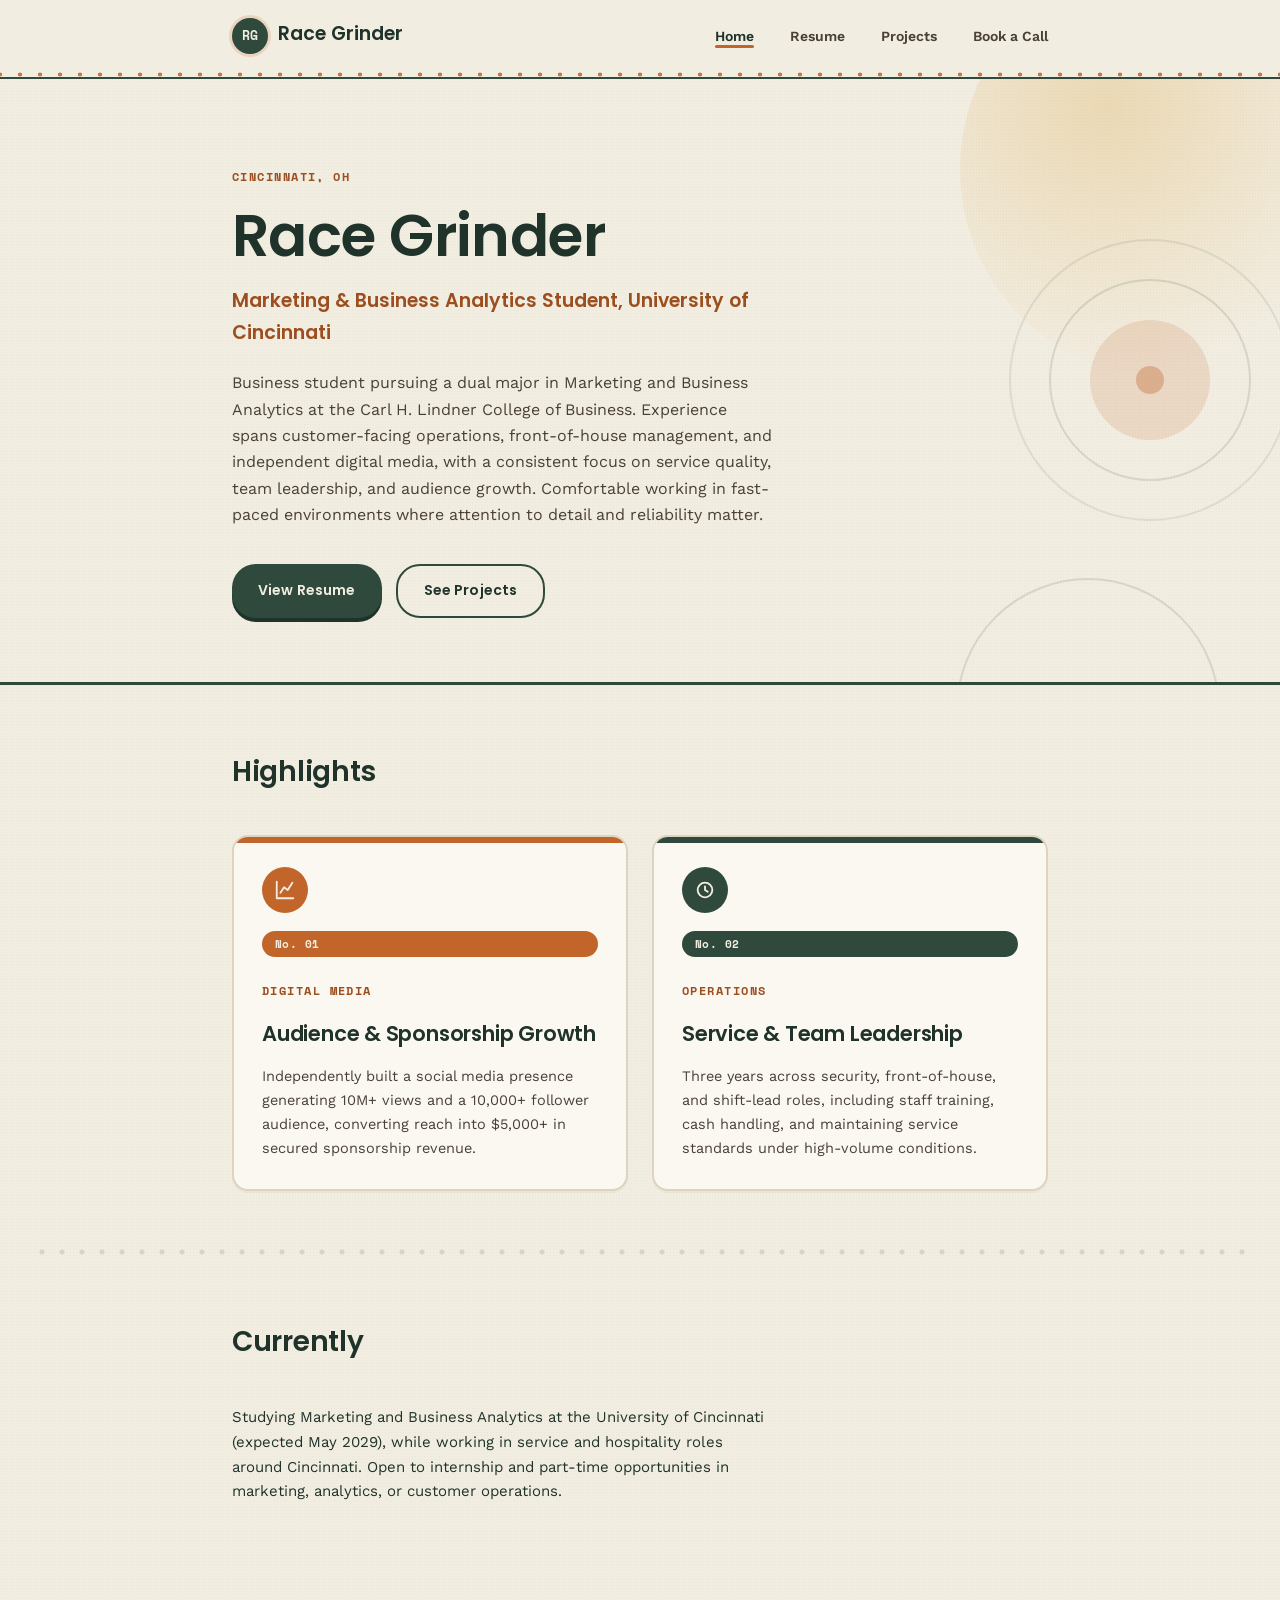
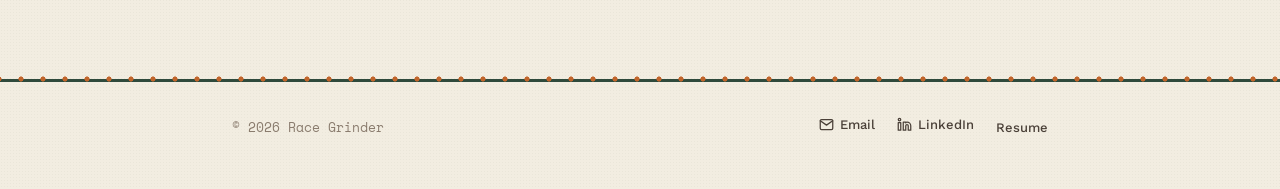
<file: index.html>
<!DOCTYPE html>
<html lang="en">
<head>
<meta charset="UTF-8">
<meta name="viewport" content="width=device-width, initial-scale=1.0">
<title>Race Grinder — Marketing &amp; Business Analytics</title>
<link rel="stylesheet" href="styles.css">
</head>
<body>

<nav class="site-nav">
  <div class="wrap">
    <a href="index.html" class="brand">
      <span class="brand-mark">RG</span>
      <span class="brand-name">Race Grinder</span>
    </a>
    <ul class="nav-links">
      <li><a href="index.html" class="active">Home</a></li>
      <li><a href="resume.html">Resume</a></li>
      <li><a href="projects.html">Projects</a></li>
      <li><a href="schedule.html">Book a Call</a></li>
    </ul>
  </div>
</nav>

<header class="hero">
  <div class="hero-watermark" aria-hidden="true">
    <svg viewBox="0 0 300 300" xmlns="http://www.w3.org/2000/svg">
      <circle cx="150" cy="150" r="140" fill="none" stroke="#2F4A3C" stroke-opacity="0.10" stroke-width="2"/>
      <circle cx="150" cy="150" r="100" fill="none" stroke="#2F4A3C" stroke-opacity="0.14" stroke-width="2"/>
      <circle cx="150" cy="150" r="60" fill="#C1652B" fill-opacity="0.16"/>
      <circle cx="150" cy="150" r="14" fill="#C1652B" fill-opacity="0.35"/>
    </svg>
  </div>
  <div class="wrap">
    <span class="eyebrow">Cincinnati, OH</span>
    <h1>Race Grinder</h1>
    <p class="role">Marketing &amp; Business Analytics Student, University of Cincinnati</p>
    <p class="bio">
      Business student pursuing a dual major in Marketing and Business Analytics at the
      Carl H. Lindner College of Business. Experience spans customer-facing operations,
      front-of-house management, and independent digital media, with a consistent focus
      on service quality, team leadership, and audience growth. Comfortable working in
      fast-paced environments where attention to detail and reliability matter.
    </p>
    <div class="hero-actions">
      <a href="resume.html" class="btn btn-primary">View Resume</a>
      <a href="projects.html" class="btn btn-outline">See Projects</a>
    </div>
  </div>
</header>

<section class="block">
  <div class="wrap">
    <div class="block-head">
      <h2>Highlights</h2>
    </div>
    <div class="card-grid">
      <div class="card">
        <div class="card-icon"><svg viewBox="0 0 24 24" fill="none" stroke-width="2" stroke-linecap="round" stroke-linejoin="round"><path d="M3 3v18h18"/><path d="M7 15l4-6 4 3 5-8"/></svg></div>
        <span class="lap-badge">No. 01</span>
        <span class="eyebrow">Digital Media</span>
        <h3>Audience &amp; Sponsorship Growth</h3>
        <p>Independently built a social media presence generating 10M+ views and a
          10,000+ follower audience, converting reach into $5,000+ in secured
          sponsorship revenue.</p>
      </div>
      <div class="card">
        <div class="card-icon"><svg viewBox="0 0 24 24" fill="none" stroke-width="2" stroke-linecap="round" stroke-linejoin="round"><path d="M20 12a8 8 0 1 1-16 0 8 8 0 0 1 16 0Z"/><path d="M12 8v4l3 2"/></svg></div>
        <span class="lap-badge">No. 02</span>
        <span class="eyebrow">Operations</span>
        <h3>Service &amp; Team Leadership</h3>
        <p>Three years across security, front-of-house, and shift-lead roles, including
          staff training, cash handling, and maintaining service standards under
          high-volume conditions.</p>
      </div>
    </div>
  </div>
</section>

<section class="block">
  <div class="wrap">
    <div class="block-head">
      <h2>Currently</h2>
    </div>
    <p style="color: var(--slate); max-width: 60ch; font-size: 15px;">
      Studying Marketing and Business Analytics at the University of Cincinnati
      (expected May 2029), while working in service and hospitality roles around
      Cincinnati. Open to internship and part-time opportunities in marketing,
      analytics, or customer operations.
    </p>
  </div>
</section>

<footer class="site-footer">
  <div class="wrap">
    <p>&copy; 2026 Race Grinder</p>
    <ul class="footer-links">
      <li><a href="mailto:grindere@mail.uc.edu"><svg viewBox="0 0 24 24" fill="none" stroke-width="2" stroke-linecap="round" stroke-linejoin="round"><rect x="2" y="4" width="20" height="16" rx="2"/><path d="m22 6-10 7L2 6"/></svg>Email</a></li>
      <li><a href="https://linkedin.com/in/racegrinder" target="_blank" rel="noopener"><svg viewBox="0 0 24 24" fill="none" stroke-width="2" stroke-linecap="round" stroke-linejoin="round"><path d="M16 8a6 6 0 0 1 6 6v7h-4v-7a2 2 0 0 0-4 0v7h-4V8h4v1.5A5 5 0 0 1 16 8Z"/><rect x="2" y="9" width="4" height="12"/><circle cx="4" cy="4" r="2"/></svg>LinkedIn</a></li>
      <li><a href="resume.html">Resume</a></li>
    </ul>
  </div>
</footer>

</body>
</html>
</file>
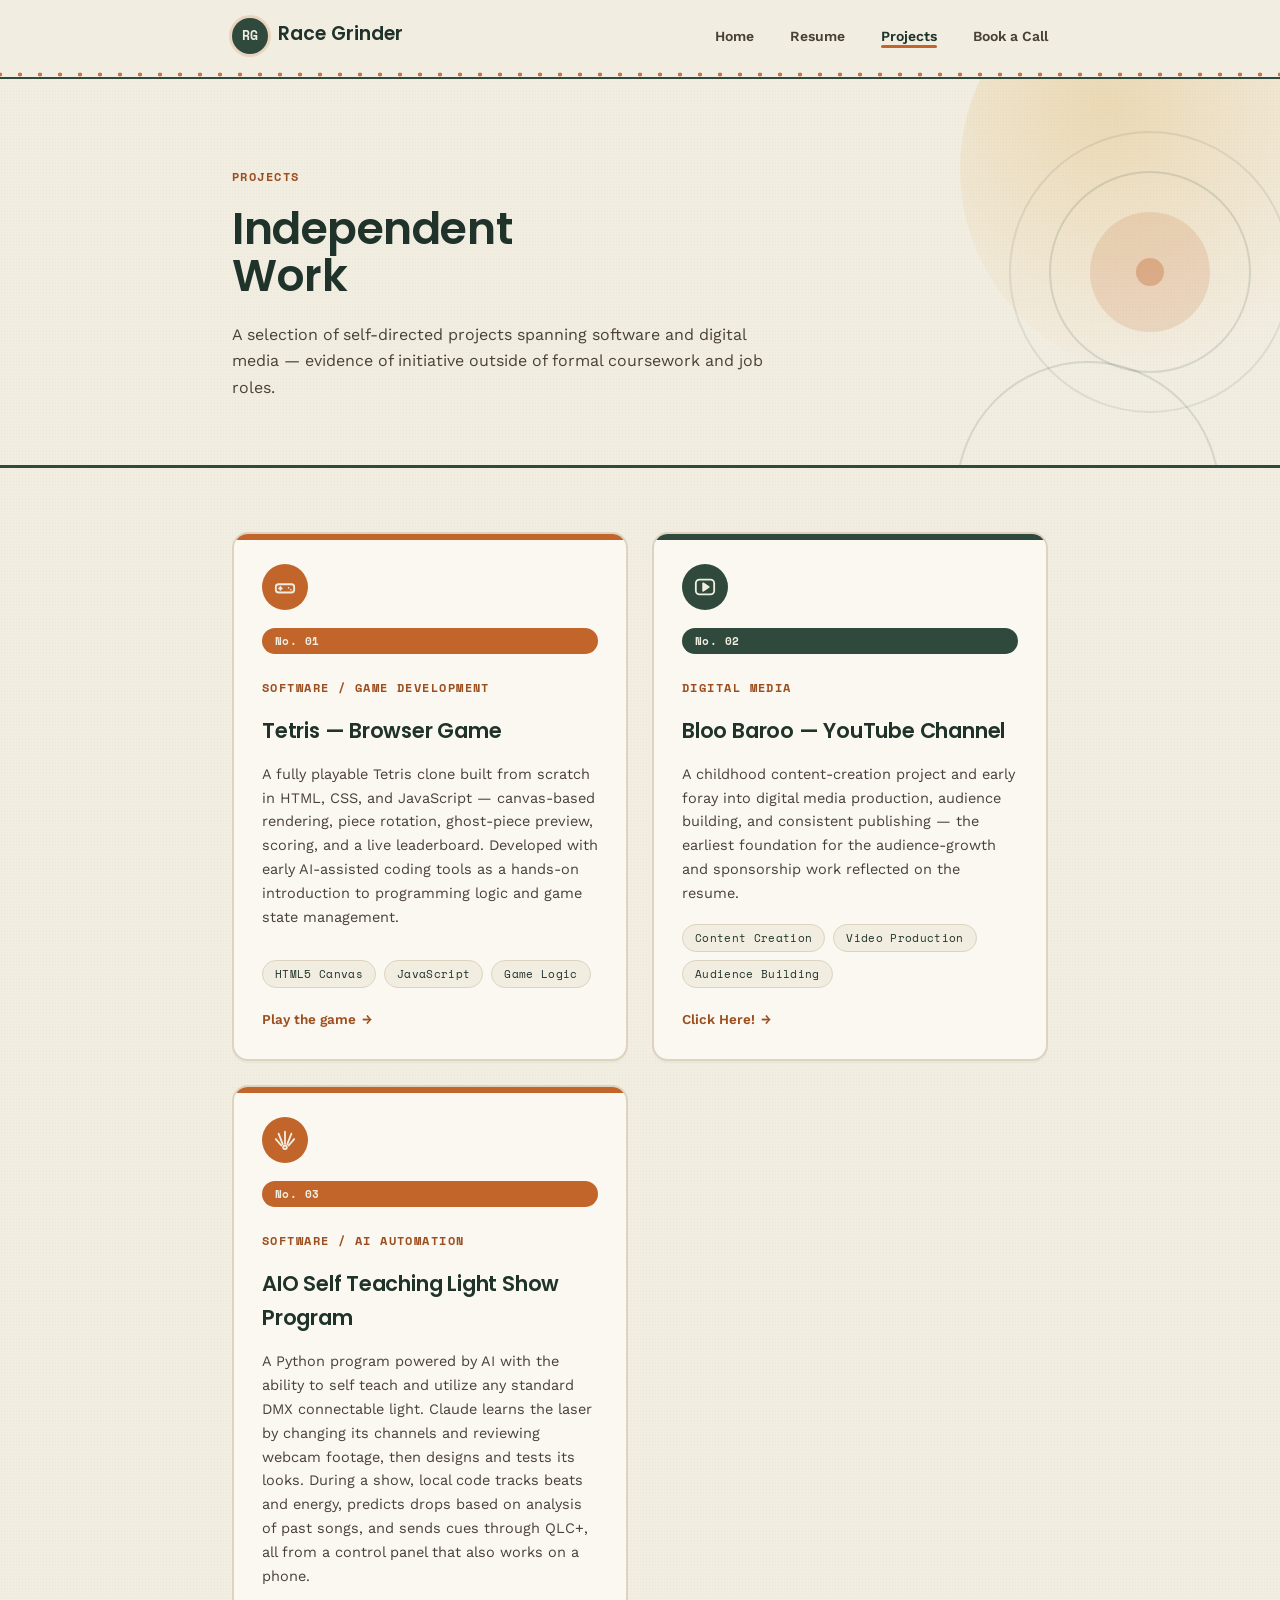
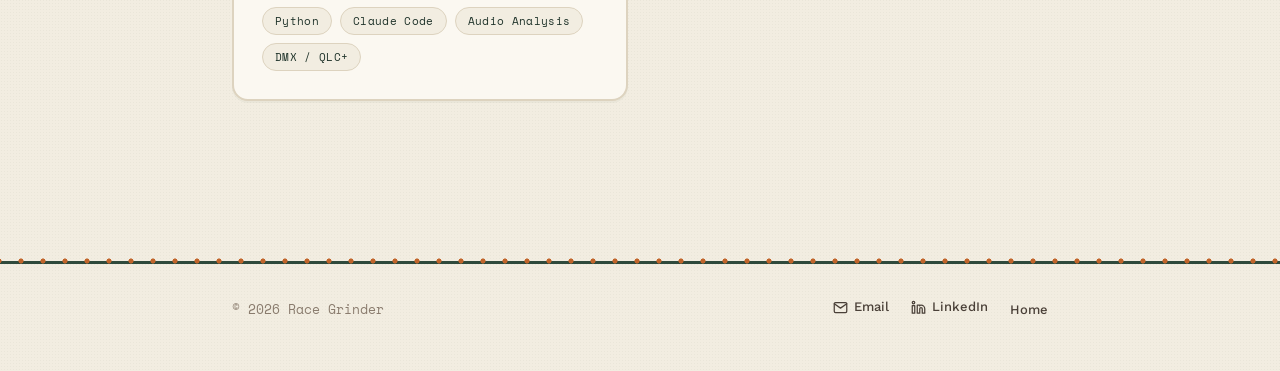
<file: projects.html>
<!DOCTYPE html>
<html lang="en">
<head>
<meta charset="UTF-8">
<meta name="viewport" content="width=device-width, initial-scale=1.0">
<title>Projects — Race Grinder</title>
<link rel="stylesheet" href="styles.css">
</head>
<body>

<nav class="site-nav">
  <div class="wrap">
    <a href="index.html" class="brand">
      <span class="brand-mark">RG</span>
      <span class="brand-name">Race Grinder</span>
    </a>
    <ul class="nav-links">
      <li><a href="index.html">Home</a></li>
      <li><a href="resume.html">Resume</a></li>
      <li><a href="projects.html" class="active">Projects</a></li>
      <li><a href="schedule.html">Book a Call</a></li>
    </ul>
  </div>
</nav>

<header class="hero" style="padding-bottom: 48px;">
  <div class="hero-watermark" aria-hidden="true">
    <svg viewBox="0 0 300 300" xmlns="http://www.w3.org/2000/svg">
      <circle cx="150" cy="150" r="140" fill="none" stroke="#2F4A3C" stroke-opacity="0.10" stroke-width="2"/>
      <circle cx="150" cy="150" r="100" fill="none" stroke="#2F4A3C" stroke-opacity="0.14" stroke-width="2"/>
      <circle cx="150" cy="150" r="60" fill="#C1652B" fill-opacity="0.16"/>
      <circle cx="150" cy="150" r="14" fill="#C1652B" fill-opacity="0.35"/>
    </svg>
  </div>
  <div class="wrap">
    <span class="eyebrow">Projects</span>
    <h1 style="font-size: clamp(32px, 5vw, 44px);">Independent Work</h1>
    <p class="bio">A selection of self-directed projects spanning software and digital
      media — evidence of initiative outside of formal coursework and job roles.</p>
  </div>
</header>

<section class="block">
  <div class="wrap">
    <div class="card-grid">

      <div class="card">
        <div class="card-icon"><svg viewBox="0 0 24 24" fill="none" stroke-width="2" stroke-linecap="round" stroke-linejoin="round"><rect x="2" y="9" width="20" height="9" rx="3"/><path d="M7 12v3M5.5 13.5h3"/><circle cx="16" cy="13" r="0.9" fill="currentColor" stroke="none"/><circle cx="18.5" cy="15" r="0.9" fill="currentColor" stroke="none"/></svg></div>
        <span class="lap-badge">No. 01</span>
        <span class="eyebrow">Software / Game Development</span>
        <h3>Tetris — Browser Game</h3>
        <p>A fully playable Tetris clone built from scratch in HTML, CSS, and
          JavaScript — canvas-based rendering, piece rotation, ghost-piece preview,
          scoring, and a live leaderboard. Developed with early AI-assisted coding
          tools as a hands-on introduction to programming logic and game state
          management.</p>
        <div class="tag-row">
          <span class="tag">HTML5 Canvas</span>
          <span class="tag">JavaScript</span>
          <span class="tag">Game Logic</span>
        </div>
        <a href="projects/tetris.html" class="card-link" target="_blank" rel="noopener">Play the game</a>
      </div>

      <div class="card">
        <div class="card-icon"><svg viewBox="0 0 24 24" fill="none" stroke-width="2" stroke-linecap="round" stroke-linejoin="round"><path d="M10 8l6 4-6 4V8Z" fill="currentColor" stroke="currentColor"/><rect x="2" y="4" width="20" height="16" rx="4"/></svg></div>
        <span class="lap-badge">No. 02</span>
        <span class="eyebrow">Digital Media</span>
        <h3>Bloo Baroo — YouTube Channel</h3>
        <p>A childhood content-creation project and early foray into digital media
          production, audience building, and consistent publishing — the earliest
          foundation for the audience-growth and sponsorship work reflected on the
          resume.</p>
        <div class="tag-row">
          <span class="tag">Content Creation</span>
          <span class="tag">Video Production</span>
          <span class="tag">Audience Building</span>
        </div>
        <a href="https://www.youtube.com/@BlooBaroo" class="card-link">Click Here!</a>
      </div>

      <div class="card">
        <div class="card-icon"><svg viewBox="0 0 24 24" fill="none" stroke-width="2" stroke-linecap="round" stroke-linejoin="round"><circle cx="12" cy="20" r="2"/><path d="M12 16V3M9.5 16.5 5 5M14.5 16.5 19 5M8 18 2 11M16 18l6-7"/></svg></div>
        <span class="lap-badge">No. 03</span>
        <span class="eyebrow">Software / AI Automation</span>
        <h3>AIO Self Teaching Light Show Program</h3>
        <p>A Python program powered by AI with the ability to self teach and utilize
          any standard DMX connectable light. Claude learns the laser by changing its
          channels and reviewing webcam footage, then designs and tests its looks. 
          During a show, local code tracks beats and energy, predicts drops based on
          analysis of past songs, and sends cues through QLC+, all from a control panel
          that also works on a phone.</p>
        <div class="tag-row">
          <span class="tag">Python</span>
          <span class="tag">Claude Code</span>
          <span class="tag">Audio Analysis</span>
          <span class="tag">DMX / QLC+</span>
        </div>
      </div>

    </div>
  </div>
</section>

<footer class="site-footer">
  <div class="wrap">
    <p>&copy; 2026 Race Grinder</p>
    <ul class="footer-links">
      <li><a href="mailto:grindere@mail.uc.edu"><svg viewBox="0 0 24 24" fill="none" stroke-width="2" stroke-linecap="round" stroke-linejoin="round"><rect x="2" y="4" width="20" height="16" rx="2"/><path d="m22 6-10 7L2 6"/></svg>Email</a></li>
      <li><a href="https://linkedin.com/in/racegrinder" target="_blank" rel="noopener"><svg viewBox="0 0 24 24" fill="none" stroke-width="2" stroke-linecap="round" stroke-linejoin="round"><path d="M16 8a6 6 0 0 1 6 6v7h-4v-7a2 2 0 0 0-4 0v7h-4V8h4v1.5A5 5 0 0 1 16 8Z"/><rect x="2" y="9" width="4" height="12"/><circle cx="4" cy="4" r="2"/></svg>LinkedIn</a></li>
      <li><a href="index.html">Home</a></li>
    </ul>
  </div>
</footer>

</body>
</html>
</file>
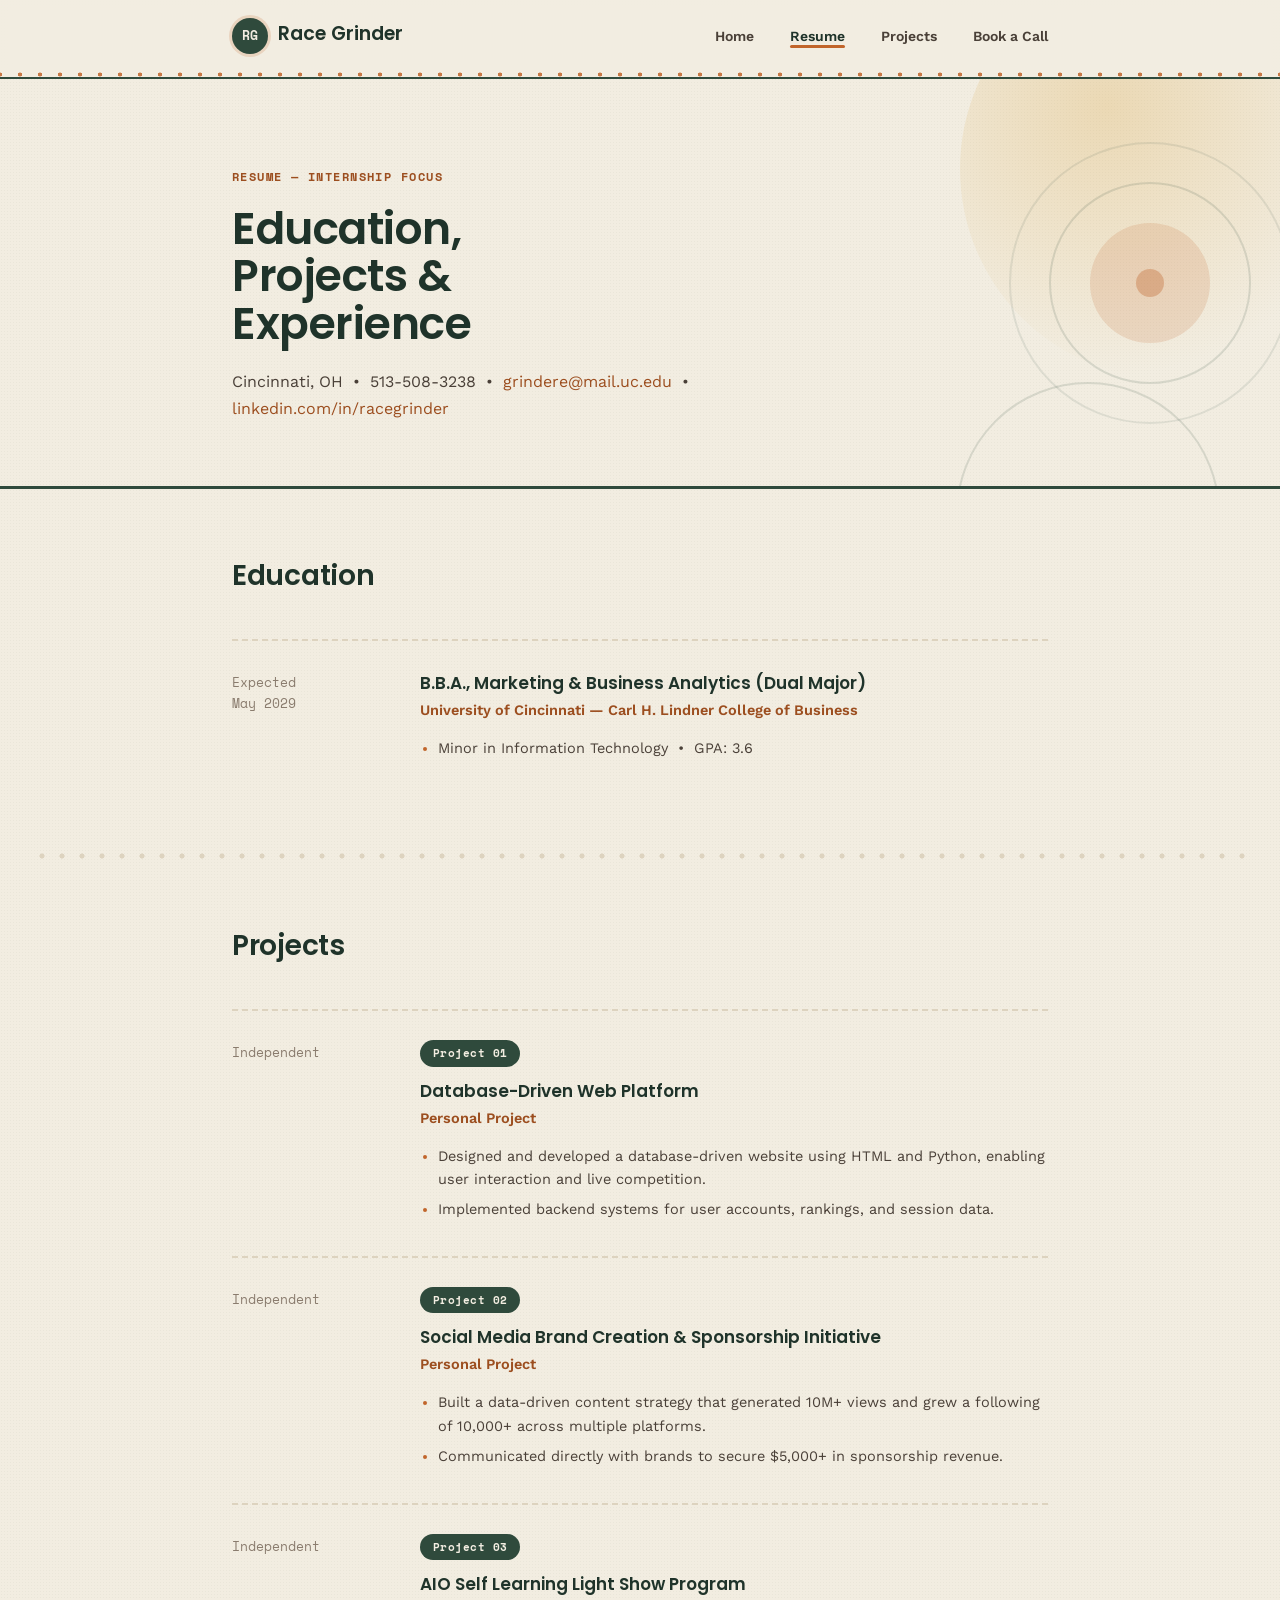
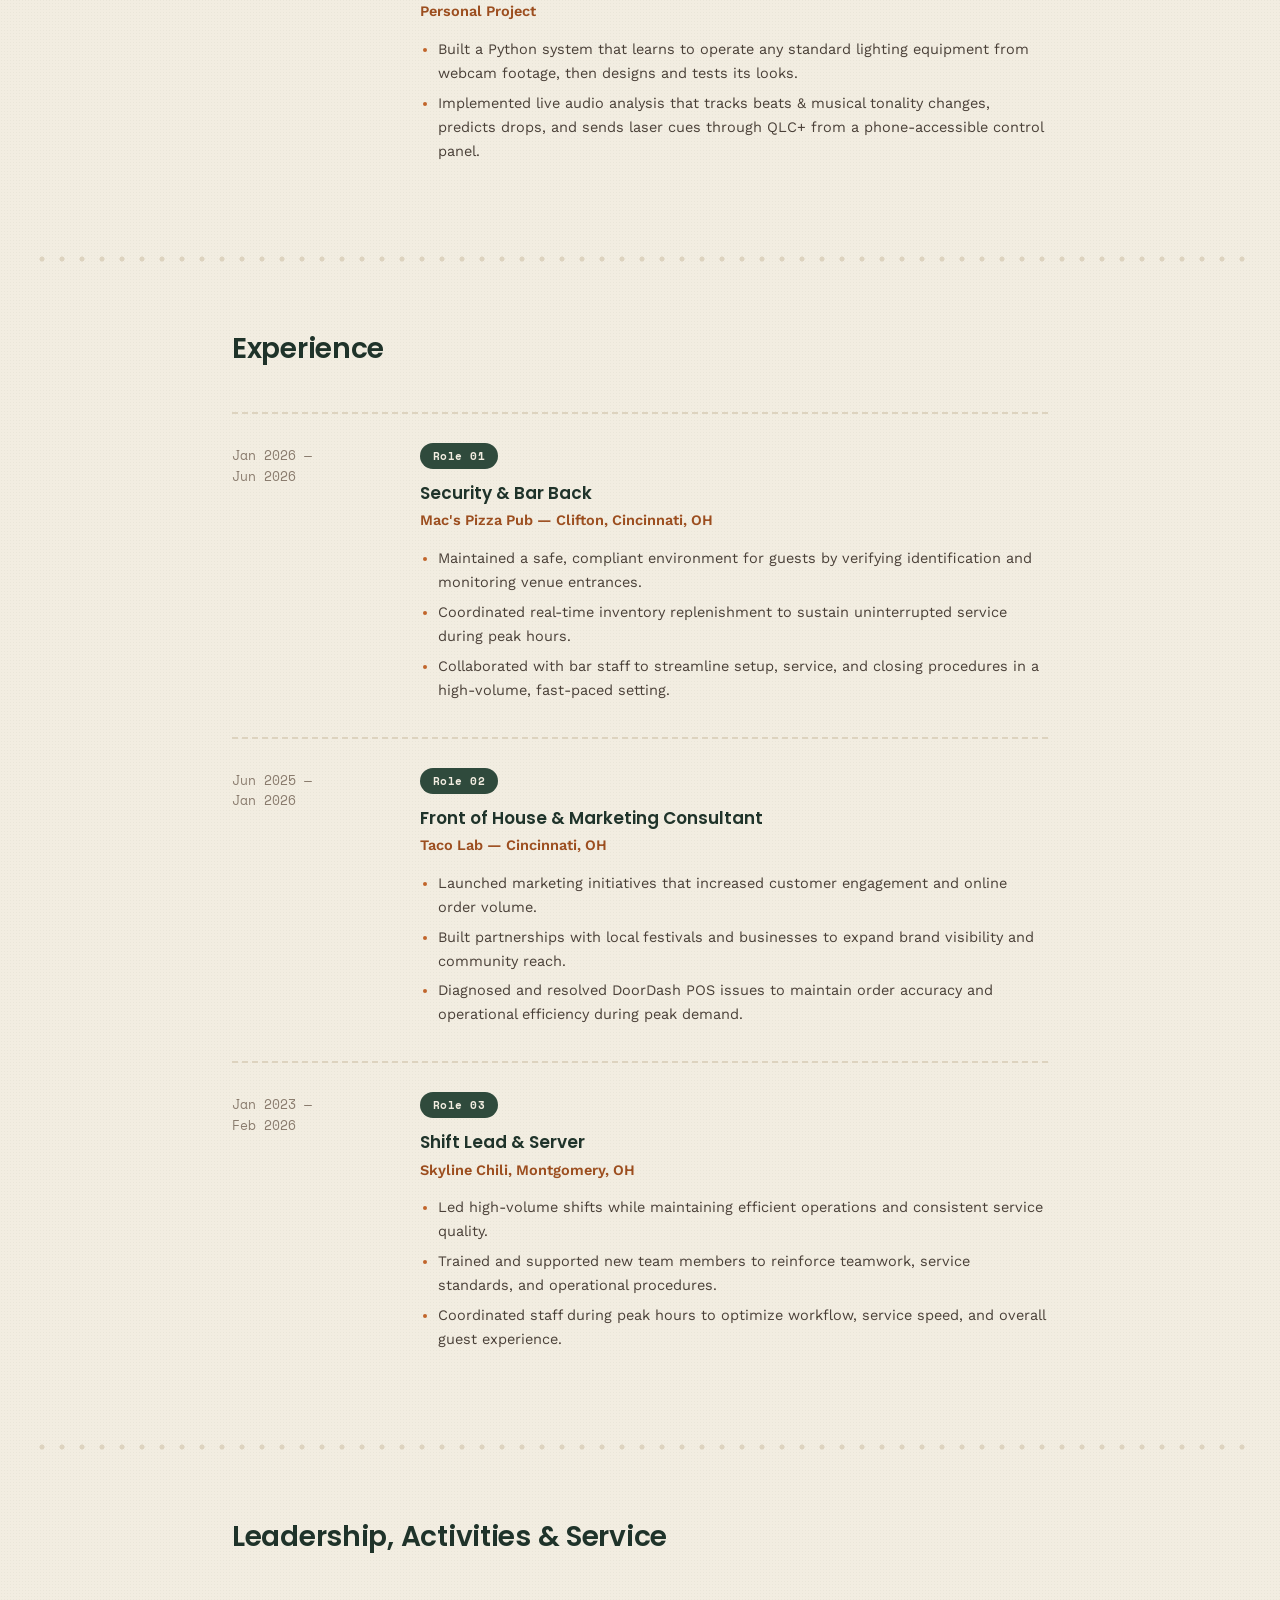
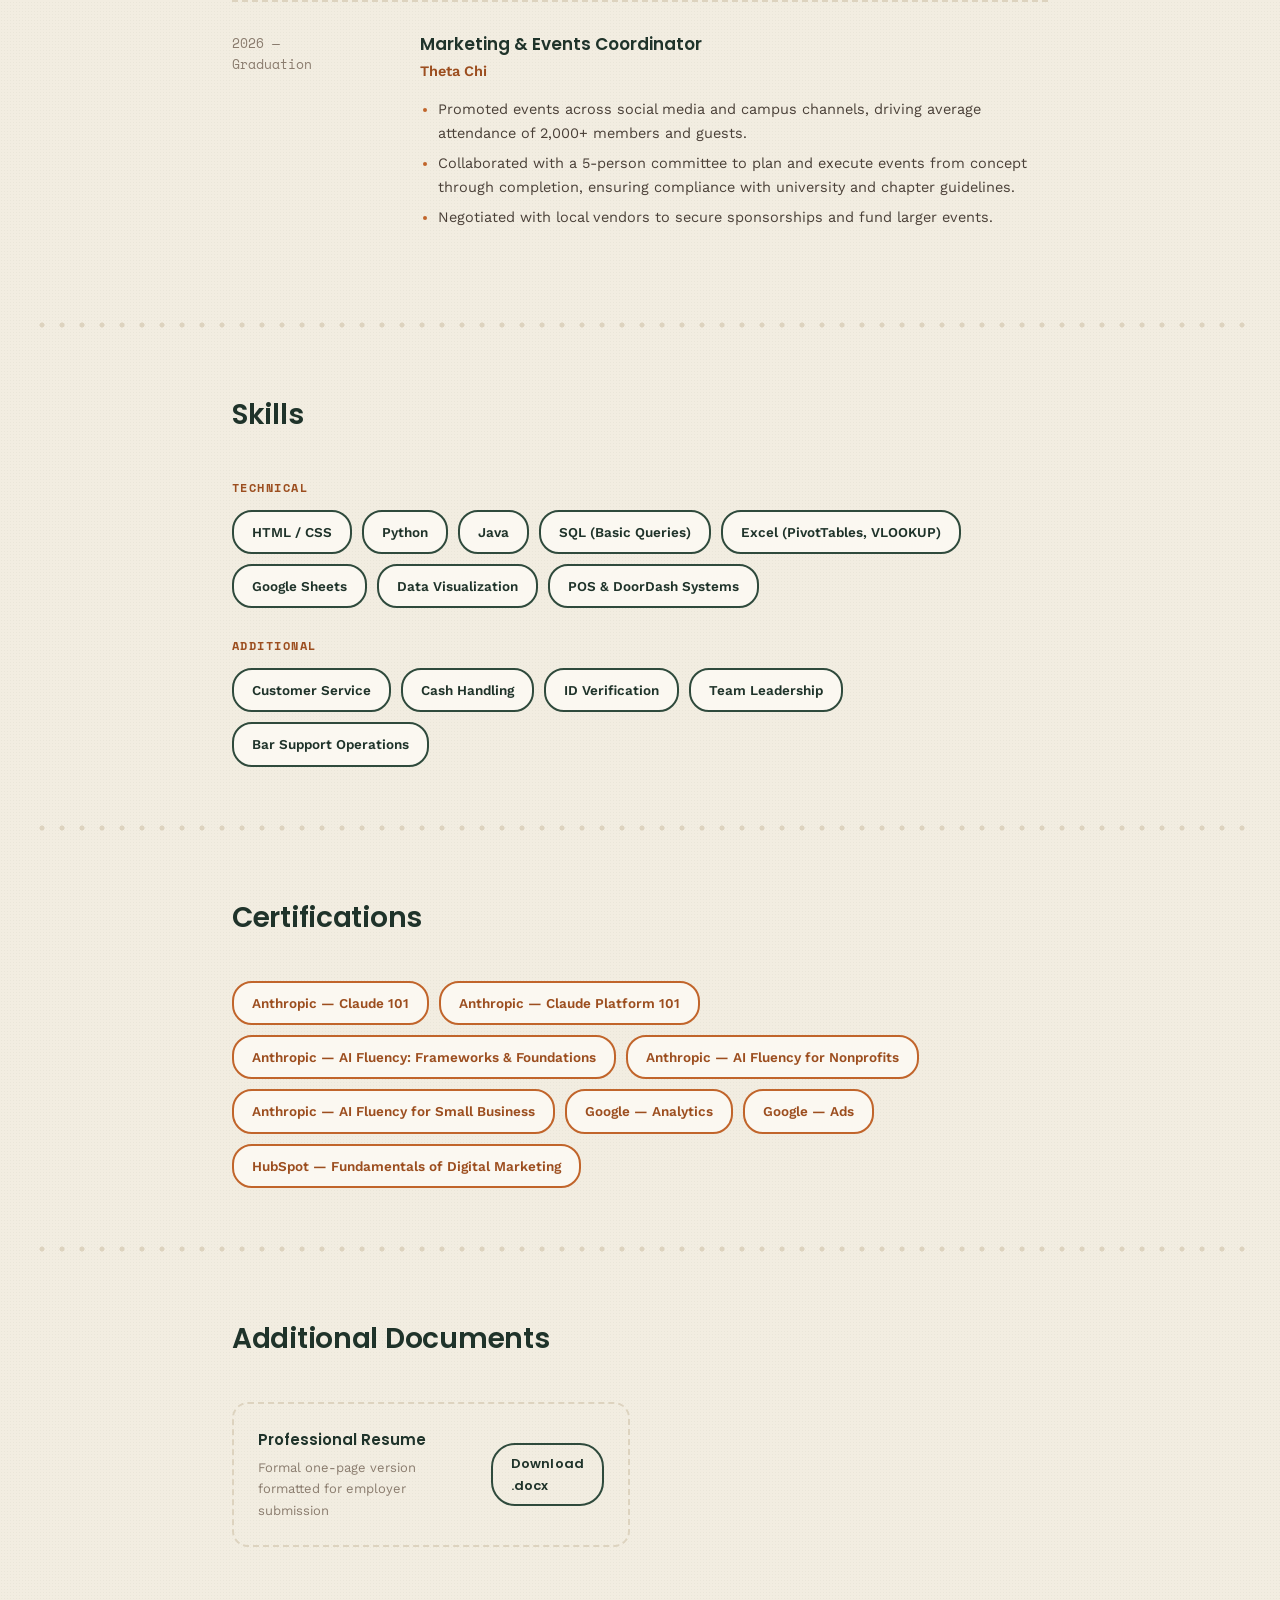
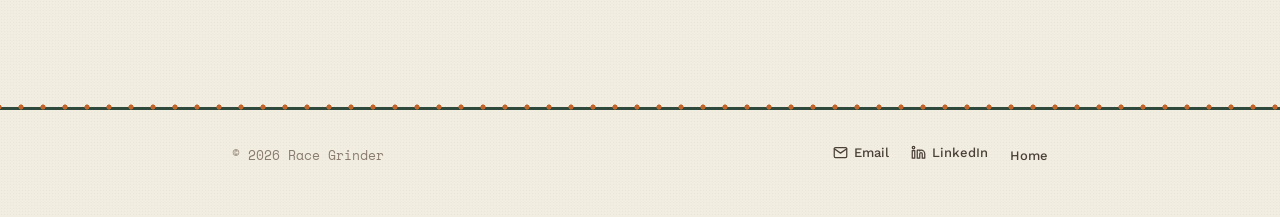
<file: resume.html>
<!DOCTYPE html>
<html lang="en">
<head>
<meta charset="UTF-8">
<meta name="viewport" content="width=device-width, initial-scale=1.0">
<title>Resume — Race Grinder</title>
<link rel="stylesheet" href="styles.css">
</head>
<body>

<nav class="site-nav">
  <div class="wrap">
    <a href="index.html" class="brand">
      <span class="brand-mark">RG</span>
      <span class="brand-name">Race Grinder</span>
    </a>
    <ul class="nav-links">
      <li><a href="index.html">Home</a></li>
      <li><a href="resume.html" class="active">Resume</a></li>
      <li><a href="projects.html">Projects</a></li>
      <li><a href="schedule.html">Book a Call</a></li>
    </ul>
  </div>
</nav>

<header class="hero" style="padding-bottom: 48px;">
  <div class="hero-watermark" aria-hidden="true">
    <svg viewBox="0 0 300 300" xmlns="http://www.w3.org/2000/svg">
      <circle cx="150" cy="150" r="140" fill="none" stroke="#2F4A3C" stroke-opacity="0.10" stroke-width="2"/>
      <circle cx="150" cy="150" r="100" fill="none" stroke="#2F4A3C" stroke-opacity="0.14" stroke-width="2"/>
      <circle cx="150" cy="150" r="60" fill="#C1652B" fill-opacity="0.16"/>
      <circle cx="150" cy="150" r="14" fill="#C1652B" fill-opacity="0.35"/>
    </svg>
  </div>
  <div class="wrap">
    <span class="eyebrow">Resume — Internship Focus</span>
    <h1 style="font-size: clamp(32px, 5vw, 44px);">Education, Projects &amp; Experience</h1>
    <p class="bio">Cincinnati, OH &nbsp;•&nbsp; 513-508-3238 &nbsp;•&nbsp;
      <a href="mailto:grindere@mail.uc.edu" style="color: var(--rust-deep); text-decoration: none;">grindere@mail.uc.edu</a>
      &nbsp;•&nbsp;
      <a href="https://linkedin.com/in/racegrinder" target="_blank" rel="noopener" style="color: var(--rust-deep); text-decoration: none;">linkedin.com/in/racegrinder</a>
    </p>
  </div>
</header>

<section class="block">
  <div class="wrap">
    <div class="block-head"><h2>Education</h2></div>
    <div class="exp-item">
      <div class="exp-dates">Expected<br>May 2029</div>
      <div>
        <div class="exp-role">B.B.A., Marketing &amp; Business Analytics (Dual Major)</div>
        <div class="exp-org">University of Cincinnati — Carl H. Lindner College of Business</div>
        <ul class="exp-list">
          <li>Minor in Information Technology &nbsp;•&nbsp; GPA: 3.6</li>
        </ul>
      </div>
    </div>
  </div>
</section>

<section class="block">
  <div class="wrap">
    <div class="block-head"><h2>Projects</h2></div>

    <div class="exp-item">
      <div class="exp-dates">Independent</div>
      <div>
        <span class="lap-badge">Project 01</span>
        <div class="exp-role">Database-Driven Web Platform</div>
        <div class="exp-org">Personal Project</div>
        <ul class="exp-list">
          <li>Designed and developed a database-driven website using HTML and Python, enabling user interaction and live competition.</li>
          <li>Implemented backend systems for user accounts, rankings, and session data.</li>
        </ul>
      </div>
    </div>

    <div class="exp-item">
      <div class="exp-dates">Independent</div>
      <div>
        <span class="lap-badge">Project 02</span>
        <div class="exp-role">Social Media Brand Creation &amp; Sponsorship Initiative</div>
        <div class="exp-org">Personal Project</div>
        <ul class="exp-list">
          <li>Built a data-driven content strategy that generated 10M+ views and grew a following of 10,000+ across multiple platforms.</li>
          <li>Communicated directly with brands to secure $5,000+ in sponsorship revenue.</li>
        </ul>
      </div>
    </div>

    <div class="exp-item">
      <div class="exp-dates">Independent</div>
      <div>
        <span class="lap-badge">Project 03</span>
        <div class="exp-role">AIO Self Learning Light Show Program</div>
        <div class="exp-org">Personal Project</div>
        <ul class="exp-list">
          <li>Built a Python system that learns to operate any standard lighting equipment from webcam footage, then designs and tests its looks.</li>
          <li>Implemented live audio analysis that tracks beats & musical tonality changes, predicts drops, and sends laser cues through QLC+ from a phone-accessible control panel.</li>
        </ul>
      </div>
    </div>

  </div>
</section>

<section class="block">
  <div class="wrap">
    <div class="block-head"><h2>Experience</h2></div>

    <div class="exp-item">
      <div class="exp-dates">Jan 2026 —<br>Jun 2026</div>
      <div>
        <span class="lap-badge">Role 01</span>
        <div class="exp-role">Security &amp; Bar Back</div>
        <div class="exp-org">Mac's Pizza Pub — Clifton, Cincinnati, OH</div>
        <ul class="exp-list">
          <li>Maintained a safe, compliant environment for guests by verifying identification and monitoring venue entrances.</li>
          <li>Coordinated real-time inventory replenishment to sustain uninterrupted service during peak hours.</li>
          <li>Collaborated with bar staff to streamline setup, service, and closing procedures in a high-volume, fast-paced setting.</li>
        </ul>
      </div>
    </div>

    <div class="exp-item">
      <div class="exp-dates">Jun 2025 —<br>Jan 2026</div>
      <div>
        <span class="lap-badge">Role 02</span>
        <div class="exp-role">Front of House &amp; Marketing Consultant</div>
        <div class="exp-org">Taco Lab — Cincinnati, OH</div>
        <ul class="exp-list">
          <li>Launched marketing initiatives that increased customer engagement and online order volume.</li>
          <li>Built partnerships with local festivals and businesses to expand brand visibility and community reach.</li>
          <li>Diagnosed and resolved DoorDash POS issues to maintain order accuracy and operational efficiency during peak demand.</li>
        </ul>
      </div>
    </div>

        <div class="exp-item">
      <div class="exp-dates">Jan 2023 —<br>Feb 2026</div>
      <div>
        <span class="lap-badge">Role 03</span>
        <div class="exp-role">Shift Lead &amp; Server</div>
        <div class="exp-org">Skyline Chili, Montgomery, OH</div>
        <ul class="exp-list">
          <li>Led high-volume shifts while maintaining efficient operations and consistent service quality.</li>
          <li>Trained and supported new team members to reinforce teamwork, service standards, and operational procedures.</li>
          <li>Coordinated staff during peak hours to optimize workflow, service speed, and overall guest experience.</li>
        </ul>
      </div>
    </div>

  </div>
</section>

<section class="block">
  <div class="wrap">
    <div class="block-head"><h2>Leadership, Activities &amp; Service</h2></div>

    <div class="exp-item">
      <div class="exp-dates">2026 —<br>Graduation</div>
      <div>
        <div class="exp-role">Marketing &amp; Events Coordinator</div>
        <div class="exp-org">Theta Chi</div>
        <ul class="exp-list">
          <li>Promoted events across social media and campus channels, driving average attendance of 2,000+ members and guests.</li>
          <li>Collaborated with a 5-person committee to plan and execute events from concept through completion, ensuring compliance with university and chapter guidelines.</li>
          <li>Negotiated with local vendors to secure sponsorships and fund larger events.</li>
        </ul>
      </div>
    </div>

  </div>
</section>

<section class="block">
  <div class="wrap">
    <div class="block-head"><h2>Skills</h2></div>
    <p class="eyebrow" style="display:block; margin-bottom: 12px;">Technical</p>
    <div class="skill-row" style="margin-bottom: 28px;">
      <span class="skill-pill">HTML / CSS</span>
      <span class="skill-pill">Python</span>
      <span class="skill-pill">Java</span>
      <span class="skill-pill">SQL (Basic Queries)</span>
      <span class="skill-pill">Excel (PivotTables, VLOOKUP)</span>
      <span class="skill-pill">Google Sheets</span>
      <span class="skill-pill">Data Visualization</span>
      <span class="skill-pill">POS &amp; DoorDash Systems</span>
    </div>
    <p class="eyebrow" style="display:block; margin-bottom: 12px;">Additional</p>
    <div class="skill-row">
      <span class="skill-pill">Customer Service</span>
      <span class="skill-pill">Cash Handling</span>
      <span class="skill-pill">ID Verification</span>
      <span class="skill-pill">Team Leadership</span>
      <span class="skill-pill">Bar Support Operations</span>
    </div>
  </div>
</section>

<section class="block">
  <div class="wrap">
    <div class="block-head"><h2>Certifications</h2></div>
    <div class="skill-row">
      <span class="skill-pill cert">Anthropic — Claude 101</span>
      <span class="skill-pill cert">Anthropic — Claude Platform 101</span>
      <span class="skill-pill cert">Anthropic — AI Fluency: Frameworks &amp; Foundations</span>
      <span class="skill-pill cert">Anthropic — AI Fluency for Nonprofits</span>
      <span class="skill-pill cert">Anthropic — AI Fluency for Small Business</span>
      <span class="skill-pill cert">Google — Analytics</span>
      <span class="skill-pill cert">Google — Ads</span>
      <span class="skill-pill cert">HubSpot — Fundamentals of Digital Marketing</span>
    </div>
  </div>
</section>

<section class="block">
  <div class="wrap">
    <div class="block-head"><h2>Additional Documents</h2></div>
    <div class="doc-row">
      <div class="doc-card">
        <div>
          <h4>Professional Resume</h4>
          <p>Formal one-page version formatted for employer submission</p>
        </div>
        <a href="files/Race_Grinder_Professional_Resume.docx" class="btn btn-outline" style="padding: 8px 18px; font-size: 13px;" download>Download .docx</a>
      </div>
    </div>
  </div>
</section>

<footer class="site-footer">
  <div class="wrap">
    <p>&copy; 2026 Race Grinder</p>
    <ul class="footer-links">
      <li><a href="mailto:grindere@mail.uc.edu"><svg viewBox="0 0 24 24" fill="none" stroke-width="2" stroke-linecap="round" stroke-linejoin="round"><rect x="2" y="4" width="20" height="16" rx="2"/><path d="m22 6-10 7L2 6"/></svg>Email</a></li>
      <li><a href="https://linkedin.com/in/racegrinder" target="_blank" rel="noopener"><svg viewBox="0 0 24 24" fill="none" stroke-width="2" stroke-linecap="round" stroke-linejoin="round"><path d="M16 8a6 6 0 0 1 6 6v7h-4v-7a2 2 0 0 0-4 0v7h-4V8h4v1.5A5 5 0 0 1 16 8Z"/><rect x="2" y="9" width="4" height="12"/><circle cx="4" cy="4" r="2"/></svg>LinkedIn</a></li>
      <li><a href="index.html">Home</a></li>
    </ul>
  </div>
</footer>

</body>
</html>
</file>
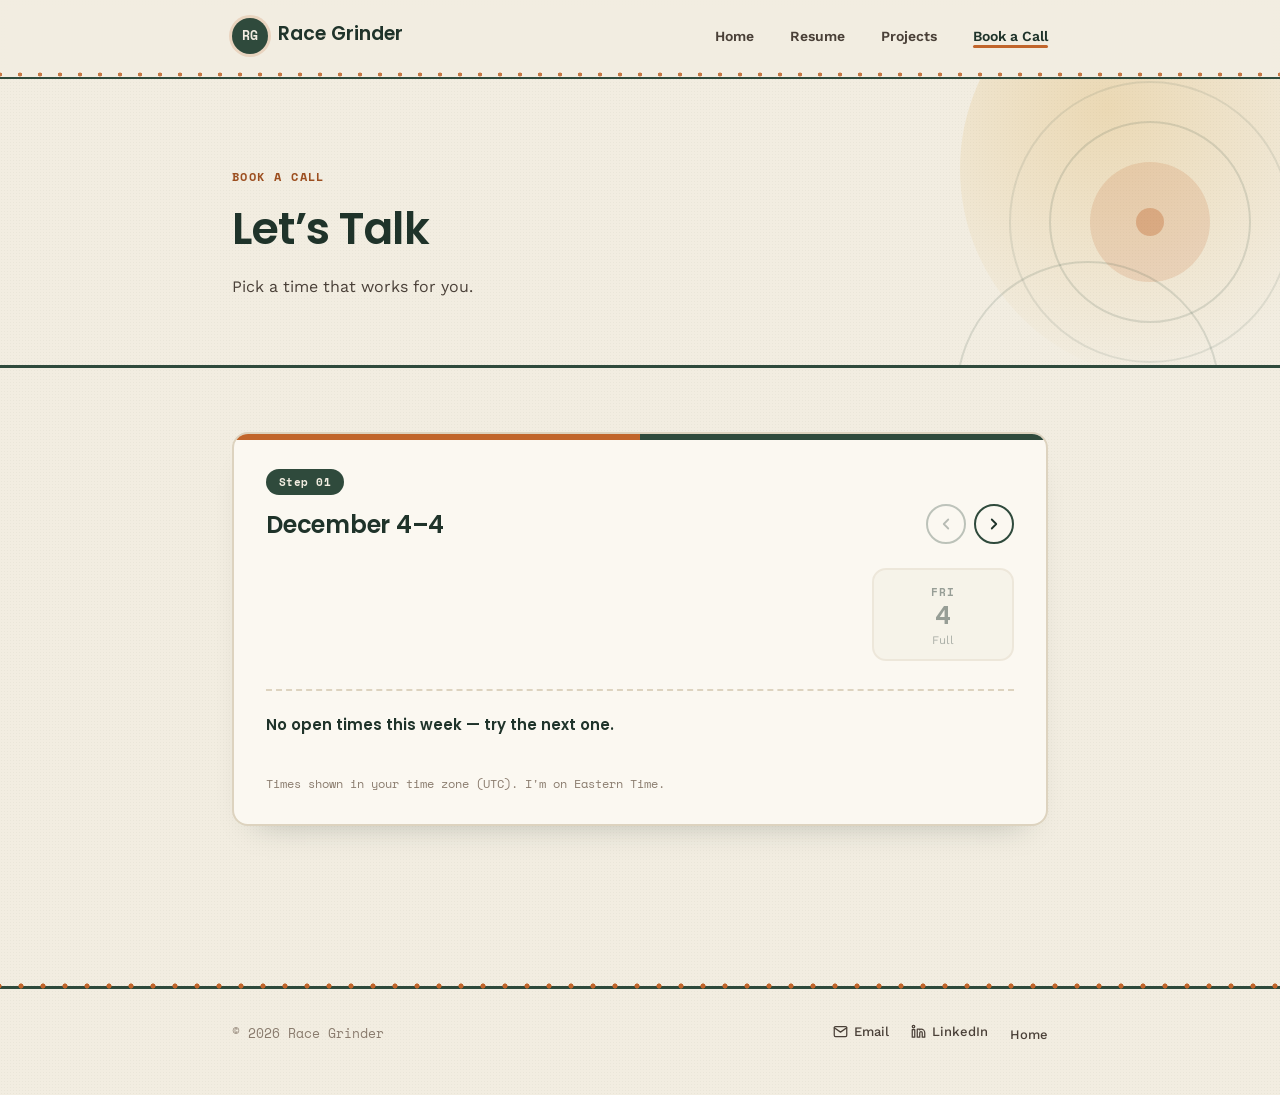
<file: schedule.html>
<!DOCTYPE html>
<html lang="en">
<head>
<meta charset="UTF-8">
<meta name="viewport" content="width=device-width, initial-scale=1.0">
<title>Book a Call — Race Grinder</title>
<meta name="description" content="Pick an open time to schedule a call with Race Grinder.">
<link rel="stylesheet" href="styles.css">
</head>
<body>

<nav class="site-nav">
  <div class="wrap">
    <a href="index.html" class="brand">
      <span class="brand-mark">RG</span>
      <span class="brand-name">Race Grinder</span>
    </a>
    <ul class="nav-links">
      <li><a href="index.html">Home</a></li>
      <li><a href="resume.html">Resume</a></li>
      <li><a href="projects.html">Projects</a></li>
      <li><a href="schedule.html" class="active">Book a Call</a></li>
    </ul>
  </div>
</nav>

<header class="hero" style="padding-bottom: 48px;">
  <div class="hero-watermark" aria-hidden="true">
    <svg viewBox="0 0 300 300" xmlns="http://www.w3.org/2000/svg">
      <circle cx="150" cy="150" r="140" fill="none" stroke="#2F4A3C" stroke-opacity="0.10" stroke-width="2"/>
      <circle cx="150" cy="150" r="100" fill="none" stroke="#2F4A3C" stroke-opacity="0.14" stroke-width="2"/>
      <circle cx="150" cy="150" r="60" fill="#C1652B" fill-opacity="0.16"/>
      <circle cx="150" cy="150" r="14" fill="#C1652B" fill-opacity="0.35"/>
    </svg>
  </div>
  <div class="wrap">
    <span class="eyebrow">Book a Call</span>
    <h1 style="font-size: clamp(32px, 5vw, 44px);">Let&rsquo;s Talk</h1>
    <p class="bio">Pick a time that works for you.</p>
  </div>
</header>

<!-- Shown only when Race opens the "add to calendar" link from a booking email -->
<section class="block" id="owner-add" hidden>
  <div class="wrap">
    <div class="booker">
      <div class="booker-body">
        <span class="lap-badge">New Booking</span>
        <h2 class="booker-title" id="owner-add-title">Add this call to your calendar</h2>
        <p class="booker-note" id="owner-add-detail"></p>
        <div class="hero-actions" style="margin-top: 20px;">
          <a href="#" class="btn btn-primary" id="owner-add-btn">Add to Calendar</a>
        </div>
      </div>
    </div>
  </div>
</section>

<section class="block" id="booking">
  <div class="wrap">

    <div class="booker" id="booker">
      <div class="booker-body">

        <!-- Step 1: day + time -->
        <div id="step-pick">
          <div class="booker-head">
            <div>
              <span class="lap-badge">Step 01</span>
              <h2 class="booker-title" id="week-label">Choose a day</h2>
            </div>
            <div class="week-nav">
              <button type="button" class="icon-btn" id="prev-week" aria-label="Previous week">
                <svg viewBox="0 0 24 24" fill="none" stroke-width="2.4" stroke-linecap="round" stroke-linejoin="round"><path d="M15 18l-6-6 6-6"/></svg>
              </button>
              <button type="button" class="icon-btn" id="next-week" aria-label="Next week">
                <svg viewBox="0 0 24 24" fill="none" stroke-width="2.4" stroke-linecap="round" stroke-linejoin="round"><path d="M9 18l6-6-6-6"/></svg>
              </button>
            </div>
          </div>

          <div class="day-strip" id="day-strip" role="group" aria-label="Days"></div>

          <div class="slot-area">
            <p class="booker-note" id="slot-heading">Loading open times&hellip;</p>
            <div class="slot-grid" id="slot-grid" role="group" aria-label="Open times"></div>
          </div>

          <p class="tz-note" id="tz-note"></p>
        </div>

        <!-- Step 2: details -->
        <form id="step-details" hidden novalidate>
          <div class="booker-head">
            <div>
              <span class="lap-badge">Step 02</span>
              <h2 class="booker-title">Your details</h2>
            </div>
            <button type="button" class="btn btn-ghost back-link" id="change-time">Change time</button>
          </div>

          <div class="picked" id="picked-summary"></div>

          <div class="field-grid">
            <label class="field">
              <span class="eyebrow">Name</span>
              <input type="text" name="name" id="f-name" autocomplete="name" required>
            </label>
            <label class="field">
              <span class="eyebrow">Email</span>
              <input type="email" name="email" id="f-email" autocomplete="email" required>
            </label>
            <label class="field field-wide">
              <span class="eyebrow">What would you like to talk about?</span>
              <textarea name="topic" id="f-topic" rows="4" maxlength="600"></textarea>
            </label>
            <!-- spam trap: real people never see this -->
            <input type="text" name="_honey" id="f-honey" class="trap" tabindex="-1" autocomplete="off" aria-hidden="true">
          </div>

          <p class="form-error" id="form-error" role="alert" hidden></p>

          <p class="form-note">
            <svg viewBox="0 0 24 24" fill="none" stroke-width="2" stroke-linecap="round" stroke-linejoin="round"><path d="M6 8a6 6 0 0 1 12 0c0 7 3 9 3 9H3s3-2 3-9"/><path d="M10.3 21a1.94 1.94 0 0 0 3.4 0"/></svg>
            You&rsquo;ll get an email with the Zoom link 30 minutes before we meet.
          </p>

          <div class="hero-actions" style="margin-top: 18px;">
            <button type="submit" class="btn btn-primary" id="submit-btn">Confirm Booking</button>
          </div>
        </form>

        <!-- Step 3: done -->
        <div id="step-done" hidden>
          <span class="lap-badge">Booked</span>
          <h2 class="booker-title">You&rsquo;re booked</h2>
          <p class="done-when" id="done-when"></p>
          <a class="zoom-row" id="done-zoom" href="#" target="_blank" rel="noopener" hidden>
            <svg viewBox="0 0 24 24" fill="none" stroke-width="2" stroke-linecap="round" stroke-linejoin="round"><rect x="2" y="6" width="14" height="12" rx="3"/><path d="M16 10.5l6-3.5v10l-6-3.5"/></svg>
            <span>Join on Zoom</span>
          </a>
          <p class="booker-note" id="done-zoom-note" hidden>The Zoom link is in the calendar invite, and I&rsquo;ll email it to you 30 minutes before we start.</p>
          <div class="hero-actions" style="margin-top: 22px;">
            <a href="#" class="btn btn-primary" id="done-ics">Add to Calendar</a>
            <a href="#" class="btn btn-outline" id="done-gcal" target="_blank" rel="noopener">Google Calendar</a>
          </div>
        </div>

      </div>
    </div>

  </div>
</section>

<footer class="site-footer">
  <div class="wrap">
    <p>&copy; 2026 Race Grinder</p>
    <ul class="footer-links">
      <li><a href="mailto:grindere@mail.uc.edu"><svg viewBox="0 0 24 24" fill="none" stroke-width="2" stroke-linecap="round" stroke-linejoin="round"><rect x="2" y="4" width="20" height="16" rx="2"/><path d="m22 6-10 7L2 6"/></svg>Email</a></li>
      <li><a href="https://linkedin.com/in/racegrinder" target="_blank" rel="noopener"><svg viewBox="0 0 24 24" fill="none" stroke-width="2" stroke-linecap="round" stroke-linejoin="round"><path d="M16 8a6 6 0 0 1 6 6v7h-4v-7a2 2 0 0 0-4 0v7h-4V8h4v1.5A5 5 0 0 1 16 8Z"/><rect x="2" y="9" width="4" height="12"/><circle cx="4" cy="4" r="2"/></svg>LinkedIn</a></li>
      <li><a href="index.html">Home</a></li>
    </ul>
  </div>
</footer>

<script src="schedule.js"></script>
</body>
</html>
</file>
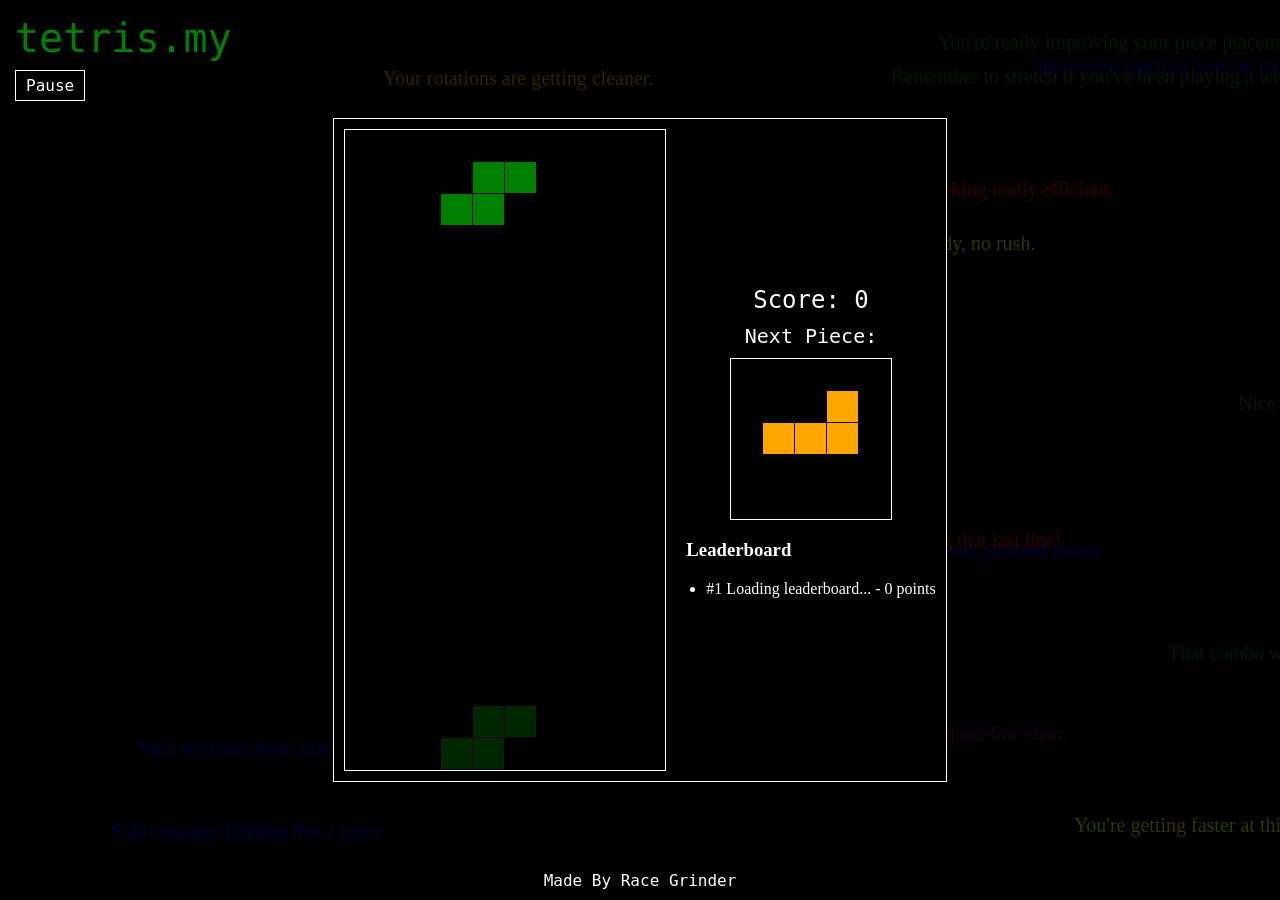
<file: projects/tetris.html>
<!DOCTYPE html>
<html>
<head>
  <title>Basic Tetris HTML Game</title>
  <meta charset="UTF-8">
  <style>
    html, body {
      height: 100%;
      margin: 0;
      background: black;
      overflow: hidden;
      position: relative;
    }
    body {
      display: flex;
      flex-direction: row;
      align-items: center;
      justify-content: center;
    }
    /* Testimonials container is behind everything */
    .testimonials {
      position: absolute;
      top: 0;
      left: 0;
      width: 100%;
      height: 100%;
      pointer-events: none;
      z-index: 1;
      overflow: hidden;
    }
    .testimonial {
      position: absolute;
      white-space: nowrap;
      font-size: 20px;
      opacity: 0.2;
      animation: fall linear infinite;
    }
    @keyframes fall {
      0% { transform: translateY(0); }
      100% { transform: translateY(110vh); }
    }
    /* Tetris play area container with a thin white border */
    #play-area {
      position: relative;
      z-index: 2;
      background: black;
      padding: 10px;
      display: flex;
      flex-direction: row;
      align-items: center;
      border: 1px solid white;
    }
    canvas {
      border: 1px solid white;
      background: black;
    }
    #sidebar {
      display: flex;
      flex-direction: column;
      align-items: center;
      margin-left: 20px;
      position: relative;
      z-index: 2;
    }
    #score {
      color: white;
      font-family: monospace;
      font-size: 24px;
      margin-bottom: 10px;
    }
    #next {
      color: white;
      font-family: monospace;
      font-size: 20px;
      margin-bottom: 10px;
    }
    #next-canvas {
      border: 1px solid white;
      background: black;
    }
    /* Logo in the top left */
    #logo {
      position: absolute;
      top: 15px;
      left: 15px;
      z-index: 3;
    }
    #logo a {
      text-decoration: none;
      font-family: monospace;
      font-size: 40px;
      animation: cycleColors 10s infinite linear;
    }
    @keyframes cycleColors {
      0% { color: cyan; }
      14% { color: yellow; }
      28% { color: purple; }
      42% { color: green; }
      56% { color: red; }
      70% { color: blue; }
      84% { color: orange; }
      100% { color: cyan; }
    }
    /* Pause Button positioned in the top left (below the logo) */
    #pause-button {
      position: absolute;
      top: 70px;
      left: 15px;
      z-index: 3;
      background: black;
      border: 1px solid white;
      color: white;
      font-family: monospace;
      font-size: 16px;
      padding: 5px 10px;
      cursor: pointer;
    }
    /* Credits at the bottom center */
    #credits {
      position: absolute;
      bottom: 10px;
      left: 50%;
      transform: translateX(-50%);
      color: white;
      font-family: monospace;
      font-size: 16px;
      z-index: 3;
    }
    /* Game-over (restart) menu is centered */
    #game-over-menu {
      position: absolute;
      top: 50%;
      left: 50%;
      transform: translate(-50%, -50%);
      background: rgba(0, 0, 0, 0.85);
      border: 1px solid white;
      padding: 20px;
      border-radius: 10px;
      text-align: center;
      display: none;
      z-index: 5;
    }
    /* Pause overlay screen */
    #pause-screen {
      position: absolute;
      top: 50%;
      left: 50%;
      transform: translate(-50%, -50%);
      background: rgba(0, 0, 0, 0.85);
      padding: 20px;
      border: 1px solid white;
      border-radius: 10px;
      text-align: center;
      z-index: 4;
      display: none;
      font-family: monospace;
      color: white;
    }
    #pause-screen button {
      margin-top: 10px;
      padding: 5px 10px;
      font-size: 16px;
      cursor: pointer;
    }
  </style>
</head>
<body>

<!-- Testimonials Background (z-index:1) -->
<div class="testimonials" id="testimonials"></div>

<!-- Logo -->
<div id="logo">
  <a href="../projects.html">tetris.my</a>
</div>

<!-- Pause Button -->
<button id="pause-button">Pause</button>

<iframe id="editor-frame" style="display: none;"></iframe>

<!-- Tetris Play Area Container (z-index:2) -->
<div id="play-area">
  <canvas width="320" height="640" id="game"></canvas>
  <div id="sidebar">
    <div id="score">Score: 0</div>
    <div id="next">Next Piece:</div>
    <canvas width="160" height="160" id="next-canvas"></canvas>

    <div id="game-over-menu">
      <h2 style="color: white; font-family: monospace; margin-top: 0;">Game Over</h2>
      <p style="color: white; font-family: monospace;">Enter your name to restart:</p>
      <input type="text" id="player-name" placeholder="Your Name" style="
        padding: 10px;
        font-size: 16px;
        margin-bottom: 10px;
        width: 80%;
        text-align: center;
      ">
      <br>
      <button id="restart-button" disabled style="
        padding: 10px 20px;
        font-size: 18px;
        cursor: not-allowed;
      ">Restart</button>
    </div>

    <div id="leaderboard">
      <h3 style="color: white;">Leaderboard</h3>
      <ul id="leaderboard-list" style="color: white; padding-left: 20px; text-align: left;"></ul>
    </div>
  </div>
</div>

<!-- Pause Overlay Screen -->
<div id="pause-screen">
  <h2>Game Paused</h2>
  <button id="resume-button">Resume</button>
</div>

<div id="credits">Made By Race Grinder</div>

<script>
const canvas = document.getElementById('game');
const nextCanvas = document.getElementById('next-canvas');
const context = canvas.getContext('2d');
const nextContext = nextCanvas.getContext('2d');

// Consolidated single Google Apps Script endpoint URL
const SCRIPT_URL = "https://script.google.com/macros/s/AKfycbw3oiKdMf28Ck5EowiYJFcvX3tVPlaEGGz3MZrxzNzoO3ducHGqEyAycx9Ec9K9YOmSyg/exec";

const grid = 32;
let score = 0;
let speed = 35;
let count = 0;
let rAF = null;
let gameOver = false;
let paused = false;

const scoreDisplay = document.getElementById('score');
const playfield = Array.from({ length: 20 }, () => Array(10).fill(0));

const tetrominos = {
  'I': [[0,0,0,0], [1,1,1,1], [0,0,0,0], [0,0,0,0]],
  'J': [[1,0,0], [1,1,1], [0,0,0]],
  'L': [[0,0,1], [1,1,1], [0,0,0]],
  'O': [[1,1], [1,1]],
  'S': [[0,1,1], [1,1,0], [0,0,0]],
  'Z': [[1,1,0], [0,1,1], [0,0,0]],
  'T': [[0,1,0], [1,1,1], [0,0,0]]
};

const colors = { 'I': 'cyan', 'O': 'yellow', 'T': 'purple', 'S': 'green', 'Z': 'red', 'J': 'blue', 'L': 'orange' };

function updateLogoColor() {
  const logoLink = document.querySelector('#logo a');
  if (logoLink && tetromino && colors[tetromino.name]) {
    logoLink.style.color = colors[tetromino.name];
  }
}

function fetchLeaderboard() {
  fetch(SCRIPT_URL)
    .then(response => response.json())
    .then(data => {
      if (Array.isArray(data)) {
        updateLeaderboard(data);
      }
    })
    .catch(error => {
      console.error("Error loading leaderboard:", error);
    });
}

function updateLeaderboard(data) {
  const leaderboardList = document.getElementById("leaderboard-list");
  leaderboardList.innerHTML = "";
  if (!data || data.length === 0) {
    leaderboardList.innerHTML = "<li>No scores yet.</li>";
    return;
  }
  data.sort((a, b) => b[1] - a[1]);
  const topScores = data.slice(0, 10);
  topScores.forEach((entry, index) => {
    if (entry.length < 2) return;
    let listItem = document.createElement("li");
    listItem.textContent = `#${index + 1} ${entry[0]} - ${entry[1]} points`;
    leaderboardList.appendChild(listItem);
  });
}

document.addEventListener("DOMContentLoaded", function() {
  updateLeaderboard([
    ["Loading leaderboard...", 0]
  ]);
  fetchLeaderboard();
});

function getNextTetromino() {
  const keys = Object.keys(tetrominos);
  const name = keys[Math.floor(Math.random() * keys.length)];
  return { name, matrix: tetrominos[name], row: 0, col: 3 };
}

let tetromino = getNextTetromino();
let nextTetromino = getNextTetromino();

function isValidMove(matrix, row, col) {
  return matrix.every((r, rIdx) => 
    r.every((val, cIdx) => 
      !val || (col + cIdx >= 0 && col + cIdx < 10 && row + rIdx < 20 && !playfield[row + rIdx][col + cIdx])
    )
  );
}

// Center the next tetromino in its canvas
function drawNextPiece() {
  nextContext.clearRect(0, 0, nextCanvas.width, nextCanvas.height);
  nextContext.fillStyle = colors[nextTetromino.name];
  let matrix = nextTetromino.matrix;
  let rows = matrix.length;
  let cols = matrix[0].length;
  let offsetX = (nextCanvas.width - cols * grid) / 2;
  let offsetY = (nextCanvas.height - rows * grid) / 2;
  matrix.forEach((row, r) => {
    row.forEach((val, c) => {
      if (val) {
        nextContext.fillRect(offsetX + c * grid, offsetY + r * grid, grid - 1, grid - 1);
      }
    });
  });
}

function drawPlayfield() {
  context.clearRect(0, 0, canvas.width, canvas.height);
  playfield.forEach((row, r) => row.forEach((cell, c) => { 
    if (cell) { 
      context.fillStyle = colors[cell]; 
      context.fillRect(c * grid, r * grid, grid - 1, grid - 1); 
    }
  }));
}

function drawGhostPiece() {
  let ghostRow = tetromino.row;
  while (isValidMove(tetromino.matrix, ghostRow + 1, tetromino.col)) {
    ghostRow++;
  }
  context.save();
  context.globalAlpha = 0.3;
  context.fillStyle = colors[tetromino.name];
  tetromino.matrix.forEach((row, r) => {
    row.forEach((val, c) => {
      if (val) {
        context.fillRect((tetromino.col + c) * grid, (ghostRow + r) * grid, grid - 1, grid - 1);
      }
    });
  });
  context.restore();
}

function drawTetromino() {
  context.fillStyle = colors[tetromino.name];
  tetromino.matrix.forEach((row, r) => {
    row.forEach((val, c) => {
      if (val) {
        context.fillRect((tetromino.col + c) * grid, (tetromino.row + r) * grid, grid - 1, grid - 1);
      }
    });
  });
}

function placeTetromino() {
  for (let row = 0; row < tetromino.matrix.length; row++) {
    for (let col = 0; col < tetromino.matrix[row].length; col++) {
      if (tetromino.matrix[row][col]) {
        if (tetromino.row + row <= 0) {
          return showGameOver();
        }
        playfield[tetromino.row + row][tetromino.col + col] = tetromino.name;
      }
    }
  }
  
  // Check for full lines, remove them, and add an empty row at the top
  for (let row = playfield.length - 1; row >= 0; row--) {
    if (playfield[row].every(cell => !!cell)) {
      score += 15;
      updateScoreDisplay();
      speed = Math.max(5, 35 - Math.floor(score / 80));
      playfield.splice(row, 1);
      playfield.unshift(new Array(10).fill(0));
      row++;
    }
  }
  
  tetromino = nextTetromino;
  nextTetromino = getNextTetromino();
  drawNextPiece();
}

function updateScoreDisplay() {
  const scoreDiv = document.getElementById('score');
  scoreDiv.innerHTML = "Score: " + score;
}

function showGameOver() {
  cancelAnimationFrame(rAF);
  gameOver = true;
  document.getElementById('game-over-menu').style.display = 'block';
}

function loop() {
  if (gameOver || paused) return;
  rAF = requestAnimationFrame(loop);
  count++;
  updateLogoColor();
  if (count > speed) {
    if (isValidMove(tetromino.matrix, tetromino.row + 1, tetromino.col)) {
      tetromino.row++;
    } else {
      placeTetromino();
    }
    count = 0;
  }
  drawPlayfield();
  drawGhostPiece();
  drawTetromino();
}

function saveLog(playerName, score) {
  if (!playerName || isNaN(score)) return;

  const logEntry = { player: playerName, score: Number(score) };

  fetch(SCRIPT_URL, {
    method: "POST",
    headers: { "Content-Type": "text/plain;charset=utf-8" },
    body: JSON.stringify(logEntry)
  })
  .then(() => {
    fetchLeaderboard();
  })
  .catch(error => console.error("Error saving score:", error));
}

function restartGame() {
  const nameInput = document.getElementById('player-name');
  const playerName = nameInput.value.trim();
  if (playerName) {
    saveLog(playerName, score);
  }
  
  gameOver = false;
  score = 0;
  speed = 35;
  count = 0;
  updateScoreDisplay();
  playfield.forEach(row => row.fill(0));
  tetromino = getNextTetromino();
  nextTetromino = getNextTetromino();
  drawNextPiece();
  
  document.getElementById('game-over-menu').style.display = 'none';
  nameInput.value = '';
  document.getElementById('restart-button').disabled = true;
  document.getElementById('restart-button').style.cursor = 'not-allowed';
  
  rAF = requestAnimationFrame(loop);
}

document.getElementById('restart-button').addEventListener('click', restartGame);

document.getElementById('player-name').addEventListener('input', function() {
  const nameInput = document.getElementById('player-name').value.trim();
  const restartButton = document.getElementById('restart-button');
  if (nameInput.length > 0) {
    restartButton.disabled = false;
    restartButton.style.cursor = 'pointer';
  } else {
    restartButton.disabled = true;
    restartButton.style.cursor = 'not-allowed';
  }
});

// Controls (WASD + Arrow keys)
document.addEventListener('keydown', function(e) {
  if (gameOver || paused) return;
  
  let key = e.key;
  if (key === 'w' || key === 'W') key = 'ArrowUp';
  if (key === 'a' || key === 'A') key = 'ArrowLeft';
  if (key === 's' || key === 'S') key = 'ArrowDown';
  if (key === 'd' || key === 'D') key = 'ArrowRight';

  if (key === ' ') {
    while (isValidMove(tetromino.matrix, tetromino.row + 1, tetromino.col)) {
      tetromino.row++;
    }
    placeTetromino();
  }
  if (key === 'ArrowLeft' && isValidMove(tetromino.matrix, tetromino.row, tetromino.col - 1)) {
    tetromino.col--;
  }
  if (key === 'ArrowRight' && isValidMove(tetromino.matrix, tetromino.row, tetromino.col + 1)) {
    tetromino.col++;
  }
  if (key === 'ArrowUp') {
    const rotated = tetromino.matrix[0].map((_, index) => tetromino.matrix.map(row => row[index]).reverse());
    if (isValidMove(rotated, tetromino.row, tetromino.col)) {
      tetromino.matrix = rotated;
    }
  }
  if (key === 'ArrowDown' && isValidMove(tetromino.matrix, tetromino.row + 1, tetromino.col)) {
    tetromino.row++;
  }
});

// Pause and Resume functions
function pauseGame() {
  if (paused || gameOver) return;
  paused = true;
  cancelAnimationFrame(rAF);
  document.getElementById('pause-screen').style.display = 'block';
}
function resumeGame() {
  if (!paused) return;
  paused = false;
  document.getElementById('pause-screen').style.display = 'none';
  rAF = requestAnimationFrame(loop);
}

document.getElementById('pause-button').addEventListener('click', pauseGame);
document.getElementById('resume-button').addEventListener('click', resumeGame);

// Initial setup
drawNextPiece();
rAF = requestAnimationFrame(loop);

/* ------------ Falling Testimonials Background ------------ */
const testimonialsData = [
  "Great job clearing that last line!",
  "You're getting faster at this, nice reflexes.",
  "That was a clean quad-line clear.",
  "Solid strategy holding that I-piece.",
  "Your stacking is looking really efficient.",
  "Nice recovery from that close call.",
  "You've got a good eye for open columns.",
  "That combo was smooth.",
  "Impressive reaction time on that drop.",
  "You're really improving your piece placement.",
  "Take a break whenever you're ready, no rush.",
  "Good game — that score was solid.",
  "Your rotations are getting cleaner.",
  "Nice use of the hold strategy.",
  "That was a well-planned board.",
  "Remember to stretch if you've been playing a while."
];
const tetrisColors = ['cyan', 'yellow', 'purple', 'green', 'red', 'blue', 'orange'];
const testimonialsContainer = document.getElementById('testimonials');

const maxTestimonials = 16;
testimonialsData.slice(0, maxTestimonials).forEach(text => {
  const testimonial = document.createElement('div');
  testimonial.className = 'testimonial';
  testimonial.textContent = text;
  testimonial.style.left = Math.random() * 100 + '%';
  testimonial.style.top = Math.random() * 100 + '%';
  const duration = 10 + Math.random() * 20;
  testimonial.style.animationDuration = duration + 's';
  testimonial.style.animationDelay = -(Math.random() * duration) + 's';
  testimonial.style.color = tetrisColors[Math.floor(Math.random() * tetrisColors.length)];
  testimonialsContainer.appendChild(testimonial);
});
</script>
</body>
</html>
</file>
<file: styles.css>
/* ============================================================
   Race Grinder — Portfolio
   Mid-century modern direction:
   Palette — Cream #F2EDE1, Cream Raised #FBF8F1, Forest #2F4A3C,
             Forest Deep #1F332A, Rust #C1652B, Rust Deep #9C4E1F,
             Mustard #D9A441, Walnut #4A4038, Hairline #DDD3BF
   Type — Display: "Poppins" (geometric, bold, poster-era confidence)
          Body: "Work Sans" (warm, humanist)
          Utility: "Space Mono" (retro-technical, dates & labels)
   Signature — scalloped dividers, atomic sunburst circles, pill-chip
               numerals, in place of the earlier racing-stripe motif.
   ============================================================ */

@import url('https://fonts.googleapis.com/css2?family=Poppins:wght@500;600;700&family=Work+Sans:wght@400;500;600&family=Space+Mono:wght@400;700&display=swap');

:root {
  --cream: #F2EDE1;
  --cream-raised: #FBF8F1;
  --forest: #2F4A3C;
  --forest-deep: #1F332A;
  --rust: #C1652B;
  --rust-deep: #9C4E1F;
  --mustard: #D9A441;
  --walnut: #4A4038;
  --walnut-soft: #8A7C6E;
  --hairline: #DDD3BF;
}

* { box-sizing: border-box; }

html { scroll-behavior: smooth; }

body {
  margin: 0;
  background-color: var(--cream);
  background-image: radial-gradient(rgba(47, 74, 60, 0.045) 1px, transparent 1px);
  background-size: 3px 3px;
  color: var(--forest-deep);
  font-family: 'Work Sans', -apple-system, sans-serif;
  font-size: 16px;
  line-height: 1.65;
  -webkit-font-smoothing: antialiased;
}

h1, h2, h3 {
  font-family: 'Poppins', sans-serif;
  font-weight: 600;
  margin: 0;
  color: var(--forest-deep);
  letter-spacing: -0.01em;
}

.eyebrow {
  font-family: 'Space Mono', monospace;
  font-size: 12px;
  letter-spacing: 0.12em;
  text-transform: uppercase;
  color: var(--rust-deep);
  font-weight: 700;
}

a { color: inherit; }

img { max-width: 100%; display: block; }

/* ---------- Layout shell ---------- */
.wrap {
  max-width: 880px;
  margin: 0 auto;
  padding: 0 32px;
}

/* ---------- Nav ---------- */
.site-nav {
  position: sticky;
  top: 0;
  z-index: 20;
  background: rgba(242, 237, 225, 0.94);
  backdrop-filter: blur(8px);
  border-bottom: 2px solid var(--forest);
}

.site-nav::after {
  content: '';
  display: block;
  height: 5px;
  background-image: radial-gradient(circle, var(--rust) 2px, transparent 2.1px);
  background-size: 20px 5px;
  background-position: 10px center;
  background-repeat: repeat-x;
  opacity: 0.85;
}

.site-nav .wrap {
  display: flex;
  align-items: center;
  justify-content: space-between;
  height: 72px;
}

.brand {
  display: flex;
  align-items: baseline;
  gap: 10px;
  text-decoration: none;
}

.brand-mark {
  width: 36px;
  height: 36px;
  background: var(--forest);
  border-radius: 50%;
  display: flex;
  align-items: center;
  justify-content: center;
  font-family: 'Space Mono', monospace;
  font-size: 13px;
  font-weight: 700;
  color: var(--cream);
  flex-shrink: 0;
  box-shadow: 0 0 0 3px rgba(193, 101, 43, 0.18);
  transition: box-shadow 0.25s ease;
}

.brand:hover .brand-mark {
  box-shadow: 0 0 0 4px rgba(193, 101, 43, 0.3);
}

.brand-name {
  font-family: 'Poppins', sans-serif;
  font-size: 19px;
  font-weight: 600;
  color: var(--forest-deep);
}

.nav-links {
  display: flex;
  gap: 36px;
  list-style: none;
  margin: 0;
  padding: 0;
}

.nav-links a {
  text-decoration: none;
  font-size: 14px;
  font-weight: 600;
  color: var(--walnut);
  position: relative;
  padding-bottom: 4px;
  transition: color 0.2s ease;
}

.nav-links a::after {
  content: '';
  position: absolute;
  left: 0;
  bottom: 0;
  width: 0;
  height: 3px;
  background: var(--rust);
  border-radius: 2px;
  transition: width 0.25s ease;
}

.nav-links a:hover,
.nav-links a.active {
  color: var(--forest-deep);
}

.nav-links a:hover::after,
.nav-links a.active::after {
  width: 100%;
}

/* ---------- Footer ---------- */
.site-footer {
  border-top: 3px solid var(--forest);
  margin-top: 96px;
  padding: 32px 0 48px;
  position: relative;
}

.site-footer::before {
  content: '';
  position: absolute;
  top: -6px;
  left: 0; right: 0;
  height: 6px;
  background-image: radial-gradient(circle, var(--rust) 2.5px, transparent 2.6px);
  background-size: 22px 6px;
  background-position: 10px center;
  background-repeat: repeat-x;
}

.site-footer .wrap {
  display: flex;
  justify-content: space-between;
  align-items: center;
  flex-wrap: wrap;
  gap: 12px;
}

.site-footer p {
  margin: 0;
  font-size: 13px;
  color: var(--walnut-soft);
  font-family: 'Space Mono', monospace;
}

.footer-links {
  display: flex;
  gap: 22px;
  list-style: none;
  padding: 0;
  margin: 0;
}

.footer-links a {
  font-size: 13px;
  font-weight: 500;
  text-decoration: none;
  color: var(--walnut);
  display: inline-flex;
  align-items: center;
  gap: 6px;
  transition: color 0.2s ease;
}

.footer-links a svg {
  width: 15px;
  height: 15px;
  stroke: currentColor;
}

.footer-links a:hover { color: var(--rust-deep); }

/* ---------- Hero ---------- */
.hero {
  position: relative;
  overflow: hidden;
  padding: 88px 0 64px;
  border-bottom: 3px solid var(--forest);
}

.hero::before {
  content: '';
  position: absolute;
  top: -120px;
  right: -100px;
  width: 420px;
  height: 420px;
  border-radius: 50%;
  background: radial-gradient(circle at 35% 35%, rgba(217, 164, 65, 0.28), rgba(217, 164, 65, 0) 70%);
  z-index: 0;
}

.hero::after {
  content: '';
  position: absolute;
  bottom: -160px;
  right: 60px;
  width: 260px;
  height: 260px;
  border-radius: 50%;
  border: 2px solid rgba(47, 74, 60, 0.14);
  z-index: 0;
}

.hero .wrap { position: relative; z-index: 1; }

.hero .eyebrow { margin-bottom: 18px; display: block; }

.hero h1 {
  font-size: clamp(38px, 6vw, 58px);
  line-height: 1.08;
  max-width: 11ch;
}

.hero .role {
  margin-top: 18px;
  font-size: 19px;
  color: var(--rust-deep);
  font-weight: 600;
  max-width: 46ch;
  font-family: 'Poppins', sans-serif;
}

.hero .bio {
  margin-top: 22px;
  font-size: 16px;
  color: var(--walnut);
  max-width: 54ch;
}

.hero-actions {
  margin-top: 36px;
  display: flex;
  gap: 14px;
  flex-wrap: wrap;
}

.hero-watermark {
  position: absolute;
  top: 50%;
  right: -20px;
  transform: translateY(-50%);
  width: 300px;
  height: 300px;
  z-index: 0;
  pointer-events: none;
  user-select: none;
}

.hero-watermark svg { width: 100%; height: 100%; }

.btn {
  display: inline-flex;
  align-items: center;
  gap: 9px;
  padding: 13px 26px;
  font-size: 14px;
  font-weight: 600;
  letter-spacing: 0.01em;
  text-decoration: none;
  border-radius: 24px;
  transition: all 0.2s ease;
  font-family: 'Poppins', sans-serif;
}

.btn-primary {
  background: var(--forest);
  color: var(--cream);
  box-shadow: 0 4px 0 var(--forest-deep);
}

.btn-primary:hover {
  background: var(--forest-deep);
  transform: translateY(2px);
  box-shadow: 0 2px 0 var(--forest-deep);
}

.btn-outline {
  border: 2px solid var(--forest);
  color: var(--forest-deep);
}

.btn-outline:hover {
  background: var(--forest);
  color: var(--cream);
}

.btn-ghost {
  color: var(--walnut);
  padding-left: 0;
  padding-right: 0;
  border-radius: 0;
}

.btn-ghost::after {
  content: '→';
  transition: transform 0.2s ease;
}

.btn-ghost:hover::after { transform: translateX(3px); }

/* ---------- Sections ---------- */
section.block {
  padding: 64px 0;
  position: relative;
}

section.block:not(:last-of-type)::after {
  content: '';
  position: absolute;
  left: 32px; right: 32px; bottom: 0;
  height: 6px;
  background-image: radial-gradient(circle, var(--hairline) 2.5px, transparent 2.6px);
  background-size: 20px 6px;
  background-position: 0 center;
  background-repeat: repeat-x;
}

.block-head {
  display: flex;
  justify-content: space-between;
  align-items: baseline;
  margin-bottom: 40px;
  gap: 24px;
}

.block-head h2 {
  font-size: 28px;
}

/* ---------- Cards (projects, highlights) ---------- */
.card-grid { display: grid; grid-template-columns: 1fr 1fr; gap: 24px; }

.card {
  position: relative;
  background: var(--cream-raised);
  border: 2px solid var(--hairline);
  border-radius: 16px;
  padding: 30px 28px 28px;
  display: flex;
  flex-direction: column;
  gap: 14px;
  overflow: hidden;
  box-shadow: 0 2px 0 rgba(31, 51, 42, 0.04);
  transition: border-color 0.2s ease, transform 0.2s ease, box-shadow 0.2s ease;
}

.card::before {
  content: '';
  position: absolute;
  top: 0; left: 0; right: 0;
  height: 6px;
  background: var(--rust);
}

.card:nth-child(2n)::before {
  background: var(--forest);
}

.card:hover {
  transform: translateY(-4px);
  box-shadow: 0 18px 32px -20px rgba(31, 51, 42, 0.45);
}

.card:nth-child(odd):hover {
  border-color: var(--rust);
}

.card:nth-child(even):hover {
  border-color: var(--forest);
}

.card-icon {
  width: 46px;
  height: 46px;
  border-radius: 50%;
  background: var(--rust);
  display: flex;
  align-items: center;
  justify-content: center;
  margin-bottom: 4px;
}

.card:nth-child(2n) .card-icon {
  background: var(--forest);
}

.card-icon svg {
  width: 22px;
  height: 22px;
  stroke: var(--cream);
  color: var(--cream);
}

.card .eyebrow { margin-bottom: 2px; }

.card h3 {
  font-size: 21px;
}

.card p {
  color: var(--walnut);
  font-size: 14.5px;
  margin: 0;
  flex-grow: 1;
}

.tag-row {
  display: flex;
  flex-wrap: wrap;
  gap: 8px;
  margin-top: 4px;
}

.tag {
  font-family: 'Space Mono', monospace;
  font-size: 11px;
  letter-spacing: 0.03em;
  color: var(--forest-deep);
  background: var(--cream);
  border: 1px solid var(--hairline);
  border-radius: 20px;
  padding: 4px 12px;
}

.card-link {
  margin-top: 6px;
  font-size: 13.5px;
  font-weight: 600;
  color: var(--rust-deep);
  text-decoration: none;
  display: inline-flex;
  align-items: center;
  gap: 6px;
}

.card-link::after {
  content: '→';
  transition: transform 0.2s ease;
}

.card-link:hover::after { transform: translateX(3px); }

/* ---------- Numbered pill chips (signature element) ---------- */
.lap-badge {
  font-family: 'Space Mono', monospace;
  font-size: 11px;
  font-weight: 700;
  letter-spacing: 0.04em;
  color: var(--cream);
  background: var(--forest);
  display: inline-block;
  padding: 4px 13px;
  border-radius: 20px;
  margin-bottom: 10px;
}

.card .lap-badge {
  background: var(--rust);
}

.card:nth-child(2n) .lap-badge {
  background: var(--forest);
}

/* ---------- Resume: experience timeline ---------- */
.exp-item {
  display: grid;
  grid-template-columns: 160px 1fr;
  gap: 28px;
  padding: 28px 0;
  border-top: 2px dashed var(--hairline);
}

.exp-item:first-of-type { border-top: none; }

.exp-dates {
  font-family: 'Space Mono', monospace;
  font-size: 12.5px;
  color: var(--walnut-soft);
  padding-top: 4px;
}

.exp-role {
  font-size: 17px;
  font-weight: 600;
  color: var(--forest-deep);
  font-family: 'Poppins', sans-serif;
}

.exp-org {
  font-size: 14.5px;
  color: var(--rust-deep);
  font-weight: 600;
  margin-top: 2px;
}

.exp-list {
  margin: 14px 0 0;
  padding-left: 18px;
  color: var(--walnut);
  font-size: 14.5px;
}

.exp-list li { margin-bottom: 6px; }
.exp-list li::marker { color: var(--rust); }

/* ---------- Skills ---------- */
.skill-row {
  display: flex;
  flex-wrap: wrap;
  gap: 10px;
}

.skill-pill {
  border: 2px solid var(--forest);
  background: var(--cream-raised);
  border-radius: 20px;
  padding: 9px 18px;
  font-size: 13.5px;
  font-weight: 600;
  color: var(--forest-deep);
  transition: background 0.2s ease, color 0.2s ease;
}

.skill-pill:hover {
  background: var(--forest);
  color: var(--cream);
}

.skill-pill.cert {
  border-color: var(--rust);
  color: var(--rust-deep);
}

.skill-pill.cert:hover {
  background: var(--rust);
  color: var(--cream);
}

/* ---------- Doc placeholders ---------- */
.doc-row {
  display: grid;
  grid-template-columns: 1fr 1fr;
  gap: 20px;
}

.doc-card {
  border: 2px dashed var(--hairline);
  border-radius: 16px;
  padding: 24px;
  display: flex;
  align-items: center;
  justify-content: space-between;
  gap: 16px;
}

.doc-card h4 {
  font-family: 'Poppins', sans-serif;
  font-size: 15px;
  font-weight: 600;
  margin: 0 0 4px;
}

.doc-card p {
  margin: 0;
  font-size: 13px;
  color: var(--walnut-soft);
}

.status-pill {
  font-family: 'Space Mono', monospace;
  font-size: 10.5px;
  font-weight: 700;
  letter-spacing: 0.05em;
  text-transform: uppercase;
  color: var(--walnut);
  background: var(--cream);
  border: 1px solid var(--hairline);
  border-radius: 20px;
  padding: 5px 13px;
  white-space: nowrap;
}

/* ---------- Contact block ---------- */
.contact-grid {
  display: grid;
  grid-template-columns: repeat(3, 1fr);
  gap: 20px;
}

.contact-item {
  border-top: 2px dashed var(--hairline);
  padding-top: 16px;
}

.contact-item .eyebrow { display: block; margin-bottom: 8px; }

.contact-item a, .contact-item span {
  font-size: 15px;
  font-weight: 600;
  text-decoration: none;
  color: var(--forest-deep);
}

.contact-item a:hover { color: var(--rust-deep); }

/* ---------- Book a Call ---------- */
.booker {
  position: relative;
  background: var(--cream-raised);
  border: 2px solid var(--hairline);
  border-radius: 16px;
  overflow: hidden;
  scroll-margin-top: 96px;
  box-shadow: 0 18px 32px -24px rgba(31, 51, 42, 0.35);
}

.booker::before {
  content: '';
  position: absolute;
  top: 0; left: 0; right: 0;
  height: 6px;
  background: linear-gradient(90deg, var(--rust) 0 50%, var(--forest) 50% 100%);
}

.booker-body { padding: 34px 32px 30px; }

.booker-head {
  display: flex;
  justify-content: space-between;
  align-items: flex-end;
  gap: 16px;
  margin-bottom: 24px;
}

.booker-head .lap-badge { margin-bottom: 10px; }

.booker-title { font-size: 24px; }

.booker-note {
  margin: 0;
  color: var(--walnut);
  font-size: 15px;
}

.booker-note a, .form-error a { color: var(--rust-deep); font-weight: 600; }

.week-nav { display: flex; gap: 8px; }

.icon-btn {
  width: 40px;
  height: 40px;
  border-radius: 50%;
  border: 2px solid var(--forest);
  background: transparent;
  color: var(--forest-deep);
  display: inline-flex;
  align-items: center;
  justify-content: center;
  cursor: pointer;
  transition: background 0.2s ease, color 0.2s ease;
}

.icon-btn svg { width: 18px; height: 18px; stroke: currentColor; }
.icon-btn:hover:not(:disabled) { background: var(--forest); color: var(--cream); }
.icon-btn:disabled { opacity: 0.3; cursor: default; }

.day-strip {
  display: grid;
  grid-template-columns: repeat(5, 1fr);
  gap: 10px;
}

.day-btn {
  display: flex;
  flex-direction: column;
  align-items: center;
  gap: 2px;
  padding: 14px 6px 12px;
  border: 2px solid var(--hairline);
  border-radius: 14px;
  background: var(--cream);
  color: var(--forest-deep);
  font-family: inherit;
  cursor: pointer;
  transition: border-color 0.2s ease, background 0.2s ease, color 0.2s ease, transform 0.2s ease;
}

.day-btn:hover:not(:disabled) { border-color: var(--forest); transform: translateY(-2px); }

.day-btn[aria-pressed="true"] {
  background: var(--forest);
  border-color: var(--forest);
  color: var(--cream);
  box-shadow: 0 4px 0 var(--forest-deep);
}

.day-btn:disabled { opacity: 0.45; cursor: default; }
.day-empty { visibility: hidden; }

.day-dow {
  font-family: 'Space Mono', monospace;
  font-size: 11px;
  font-weight: 700;
  letter-spacing: 0.1em;
  text-transform: uppercase;
}

.day-num {
  font-family: 'Poppins', sans-serif;
  font-size: 24px;
  font-weight: 600;
  line-height: 1.2;
}

.day-count { font-size: 11.5px; opacity: 0.8; }

.slot-area {
  margin-top: 28px;
  padding-top: 22px;
  border-top: 2px dashed var(--hairline);
}

.slot-area .booker-note {
  font-family: 'Poppins', sans-serif;
  font-weight: 600;
  color: var(--forest-deep);
  margin-bottom: 14px;
}

.slot-grid {
  display: grid;
  grid-template-columns: repeat(4, 1fr);
  gap: 10px;
}

.slot-btn {
  padding: 12px 8px;
  border: 2px solid var(--rust);
  border-radius: 24px;
  background: transparent;
  color: var(--rust-deep);
  font-family: 'Poppins', sans-serif;
  font-size: 14px;
  font-weight: 600;
  cursor: pointer;
  transition: background 0.2s ease, color 0.2s ease;
}

.slot-btn:hover { background: var(--rust); color: var(--cream); }

.tz-note {
  margin: 22px 0 0;
  font-family: 'Space Mono', monospace;
  font-size: 12px;
  color: var(--walnut-soft);
}

.back-link { font-size: 13.5px; background: none; border: 0; cursor: pointer; }
.back-link::after { content: none; }
.back-link::before { content: '←'; transition: transform 0.2s ease; }
.back-link:hover::before { transform: translateX(-3px); }

.picked {
  display: flex;
  align-items: center;
  gap: 12px;
  padding: 14px 18px;
  margin-bottom: 26px;
  border-radius: 14px;
  background: rgba(193, 101, 43, 0.1);
  color: var(--rust-deep);
  font-family: 'Poppins', sans-serif;
  font-weight: 600;
  font-size: 15px;
}

.picked svg { width: 20px; height: 20px; stroke: currentColor; flex-shrink: 0; }

.field-grid {
  display: grid;
  grid-template-columns: 1fr 1fr;
  gap: 18px 20px;
}

.field { display: flex; flex-direction: column; gap: 8px; }
.field-wide { grid-column: 1 / -1; }
.field .optional { font-style: normal; color: var(--walnut-soft); font-weight: 400; text-transform: none; letter-spacing: 0; }

.field input, .field select, .field textarea {
  font: inherit;
  font-size: 15px;
  color: var(--forest-deep);
  background: var(--cream);
  border: 2px solid var(--hairline);
  border-radius: 12px;
  padding: 12px 14px;
  width: 100%;
  transition: border-color 0.2s ease;
}

.field textarea { resize: vertical; min-height: 96px; }

.field input:focus, .field select:focus, .field textarea:focus {
  outline: none;
  border-color: var(--forest);
}

.trap { position: absolute; left: -9999px; width: 1px; height: 1px; opacity: 0; }

.form-note {
  display: flex;
  align-items: center;
  gap: 10px;
  margin: 22px 0 0;
  font-size: 14px;
  color: var(--walnut);
}

.form-note svg { width: 18px; height: 18px; stroke: var(--rust); flex-shrink: 0; }

.form-error {
  margin: 18px 0 0;
  color: var(--rust-deep);
  font-size: 14px;
  font-weight: 500;
}

button.btn { border: 0; cursor: pointer; }
button.btn:disabled { opacity: 0.6; cursor: default; }

.done-when {
  margin: 12px 0 10px;
  font-family: 'Poppins', sans-serif;
  font-size: 18px;
  font-weight: 600;
  color: var(--rust-deep);
}

.zoom-row {
  display: inline-flex;
  align-items: center;
  gap: 10px;
  margin: 4px 0 14px;
  padding: 10px 18px;
  border-radius: 24px;
  background: rgba(47, 74, 60, 0.08);
  color: var(--forest-deep);
  font-family: 'Poppins', sans-serif;
  font-weight: 600;
  font-size: 14.5px;
  text-decoration: none;
  transition: background 0.2s ease;
}

.zoom-row[hidden] { display: none; }
.zoom-row svg { width: 20px; height: 20px; stroke: currentColor; }
.zoom-row:hover { background: rgba(47, 74, 60, 0.16); }
#step-done .booker-note { margin-top: 2px; }

#owner-add { padding-bottom: 0; }
#owner-add::after { display: none; }

/* ---------- Responsive ---------- */
@media (max-width: 720px) {
  .booker-body { padding: 28px 20px 24px; }
  .slot-grid { grid-template-columns: repeat(3, 1fr); }
  .field-grid { grid-template-columns: 1fr; }
  .day-strip { gap: 6px; }
  .day-num { font-size: 20px; }
  .day-count { font-size: 10.5px; }
}

@media (max-width: 560px) {
  .brand-name { display: none; }
  .nav-links { gap: 16px !important; }
  .nav-links a { font-size: 13px; }
}

@media (max-width: 720px) {
  .nav-links { gap: 20px; }
  .card-grid, .doc-row, .contact-grid { grid-template-columns: 1fr; }
  .exp-item { grid-template-columns: 1fr; gap: 6px; }
  .wrap { padding: 0 20px; }
  .hero { padding: 56px 0 44px; }
  .hero-watermark { display: none; }
}

/* ---------- Reduced motion ---------- */
@media (prefers-reduced-motion: reduce) {
  html { scroll-behavior: auto; }
  * { transition: none !important; }
}

/* ---------- Focus visibility ---------- */
a:focus-visible, button:focus-visible {
  outline: 3px solid var(--rust);
  outline-offset: 2px;
}
</file>
